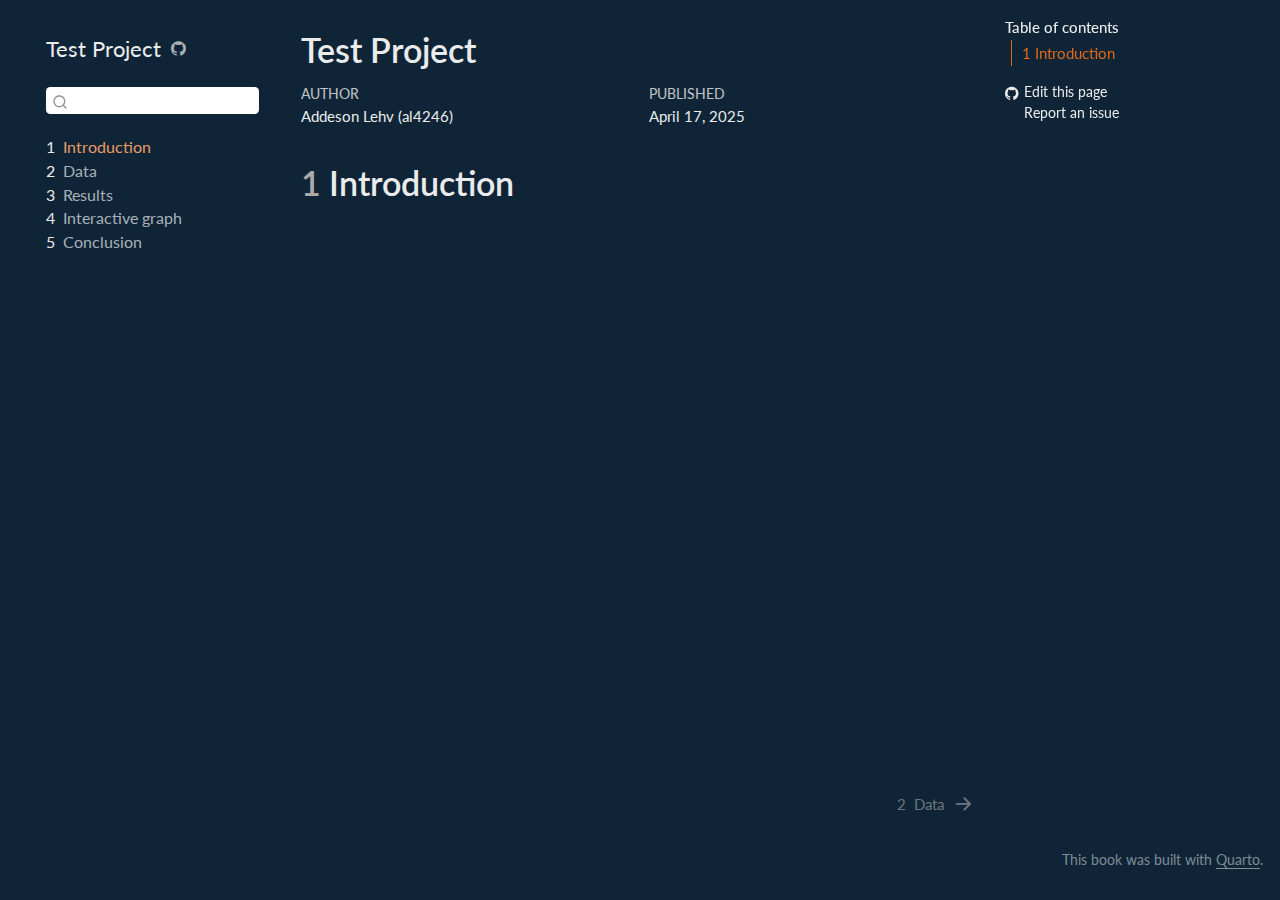
<file: docs/index.html>
<!DOCTYPE html>
<html xmlns="http://www.w3.org/1999/xhtml" lang="en" xml:lang="en"><head>

<meta charset="utf-8">
<meta name="generator" content="quarto-1.5.57">

<meta name="viewport" content="width=device-width, initial-scale=1.0, user-scalable=yes">

<meta name="author" content="Addeson Lehv (al4246)">
<meta name="dcterms.date" content="2025-04-17">

<title>Test Project</title>
<style>
code{white-space: pre-wrap;}
span.smallcaps{font-variant: small-caps;}
div.columns{display: flex; gap: min(4vw, 1.5em);}
div.column{flex: auto; overflow-x: auto;}
div.hanging-indent{margin-left: 1.5em; text-indent: -1.5em;}
ul.task-list{list-style: none;}
ul.task-list li input[type="checkbox"] {
  width: 0.8em;
  margin: 0 0.8em 0.2em -1em; /* quarto-specific, see https://github.com/quarto-dev/quarto-cli/issues/4556 */ 
  vertical-align: middle;
}
</style>


<script src="site_libs/quarto-nav/quarto-nav.js"></script>
<script src="site_libs/quarto-nav/headroom.min.js"></script>
<script src="site_libs/clipboard/clipboard.min.js"></script>
<script src="site_libs/quarto-search/autocomplete.umd.js"></script>
<script src="site_libs/quarto-search/fuse.min.js"></script>
<script src="site_libs/quarto-search/quarto-search.js"></script>
<meta name="quarto:offset" content="./">
<link href="./data.html" rel="next">
<script src="site_libs/quarto-html/quarto.js"></script>
<script src="site_libs/quarto-html/popper.min.js"></script>
<script src="site_libs/quarto-html/tippy.umd.min.js"></script>
<script src="site_libs/quarto-html/anchor.min.js"></script>
<link href="site_libs/quarto-html/tippy.css" rel="stylesheet">
<link href="site_libs/quarto-html/quarto-syntax-highlighting-dark.css" rel="stylesheet" id="quarto-text-highlighting-styles">
<script src="site_libs/bootstrap/bootstrap.min.js"></script>
<link href="site_libs/bootstrap/bootstrap-icons.css" rel="stylesheet">
<link href="site_libs/bootstrap/bootstrap.min.css" rel="stylesheet" id="quarto-bootstrap" data-mode="dark">
<script id="quarto-search-options" type="application/json">{
  "location": "sidebar",
  "copy-button": false,
  "collapse-after": 3,
  "panel-placement": "start",
  "type": "textbox",
  "limit": 50,
  "keyboard-shortcut": [
    "f",
    "/",
    "s"
  ],
  "show-item-context": false,
  "language": {
    "search-no-results-text": "No results",
    "search-matching-documents-text": "matching documents",
    "search-copy-link-title": "Copy link to search",
    "search-hide-matches-text": "Hide additional matches",
    "search-more-match-text": "more match in this document",
    "search-more-matches-text": "more matches in this document",
    "search-clear-button-title": "Clear",
    "search-text-placeholder": "",
    "search-detached-cancel-button-title": "Cancel",
    "search-submit-button-title": "Submit",
    "search-label": "Search"
  }
}</script>


</head>

<body class="nav-sidebar floating">

<div id="quarto-search-results"></div>
  <header id="quarto-header" class="headroom fixed-top">
  <nav class="quarto-secondary-nav">
    <div class="container-fluid d-flex">
      <button type="button" class="quarto-btn-toggle btn" data-bs-toggle="collapse" role="button" data-bs-target=".quarto-sidebar-collapse-item" aria-controls="quarto-sidebar" aria-expanded="false" aria-label="Toggle sidebar navigation" onclick="if (window.quartoToggleHeadroom) { window.quartoToggleHeadroom(); }">
        <i class="bi bi-layout-text-sidebar-reverse"></i>
      </button>
        <nav class="quarto-page-breadcrumbs" aria-label="breadcrumb"><ol class="breadcrumb"><li class="breadcrumb-item"><a href="./index.html"><span class="chapter-number">1</span>&nbsp; <span class="chapter-title">Introduction</span></a></li></ol></nav>
        <a class="flex-grow-1" role="navigation" data-bs-toggle="collapse" data-bs-target=".quarto-sidebar-collapse-item" aria-controls="quarto-sidebar" aria-expanded="false" aria-label="Toggle sidebar navigation" onclick="if (window.quartoToggleHeadroom) { window.quartoToggleHeadroom(); }">      
        </a>
      <button type="button" class="btn quarto-search-button" aria-label="Search" onclick="window.quartoOpenSearch();">
        <i class="bi bi-search"></i>
      </button>
    </div>
  </nav>
</header>
<!-- content -->
<div id="quarto-content" class="quarto-container page-columns page-rows-contents page-layout-article">
<!-- sidebar -->
  <nav id="quarto-sidebar" class="sidebar collapse collapse-horizontal quarto-sidebar-collapse-item sidebar-navigation floating overflow-auto">
    <div class="pt-lg-2 mt-2 text-left sidebar-header">
    <div class="sidebar-title mb-0 py-0">
      <a href="./">Test Project</a> 
        <div class="sidebar-tools-main">
    <a href="https://github.com/addesonlehv/glowing-octo-dollop.git" title="Source Code" class="quarto-navigation-tool px-1" aria-label="Source Code"><i class="bi bi-github"></i></a>
</div>
    </div>
      </div>
        <div class="mt-2 flex-shrink-0 align-items-center">
        <div class="sidebar-search">
        <div id="quarto-search" class="" title="Search"></div>
        </div>
        </div>
    <div class="sidebar-menu-container"> 
    <ul class="list-unstyled mt-1">
        <li class="sidebar-item">
  <div class="sidebar-item-container"> 
  <a href="./index.html" class="sidebar-item-text sidebar-link active">
 <span class="menu-text"><span class="chapter-number">1</span>&nbsp; <span class="chapter-title">Introduction</span></span></a>
  </div>
</li>
        <li class="sidebar-item">
  <div class="sidebar-item-container"> 
  <a href="./data.html" class="sidebar-item-text sidebar-link">
 <span class="menu-text"><span class="chapter-number">2</span>&nbsp; <span class="chapter-title">Data</span></span></a>
  </div>
</li>
        <li class="sidebar-item">
  <div class="sidebar-item-container"> 
  <a href="./results.html" class="sidebar-item-text sidebar-link">
 <span class="menu-text"><span class="chapter-number">3</span>&nbsp; <span class="chapter-title">Results</span></span></a>
  </div>
</li>
        <li class="sidebar-item">
  <div class="sidebar-item-container"> 
  <a href="./d3graph.html" class="sidebar-item-text sidebar-link">
 <span class="menu-text"><span class="chapter-number">4</span>&nbsp; <span class="chapter-title">Interactive graph</span></span></a>
  </div>
</li>
        <li class="sidebar-item">
  <div class="sidebar-item-container"> 
  <a href="./conclusion.html" class="sidebar-item-text sidebar-link">
 <span class="menu-text"><span class="chapter-number">5</span>&nbsp; <span class="chapter-title">Conclusion</span></span></a>
  </div>
</li>
    </ul>
    </div>
</nav>
<div id="quarto-sidebar-glass" class="quarto-sidebar-collapse-item" data-bs-toggle="collapse" data-bs-target=".quarto-sidebar-collapse-item"></div>
<!-- margin-sidebar -->
    <div id="quarto-margin-sidebar" class="sidebar margin-sidebar">
        <nav id="TOC" role="doc-toc" class="toc-active">
    <h2 id="toc-title">Table of contents</h2>
   
  <ul>
  <li><a href="#introduction" id="toc-introduction" class="nav-link active" data-scroll-target="#introduction"><span class="header-section-number">1</span> Introduction</a></li>
  </ul>
<div class="toc-actions"><ul><li><a href="https://github.com/addesonlehv/glowing-octo-dollop.git/edit/main/index.qmd" class="toc-action"><i class="bi bi-github"></i>Edit this page</a></li><li><a href="https://github.com/addesonlehv/glowing-octo-dollop.git/issues/new" class="toc-action"><i class="bi empty"></i>Report an issue</a></li></ul></div></nav>
    </div>
<!-- main -->
<main class="content" id="quarto-document-content">

<header id="title-block-header" class="quarto-title-block default">
<div class="quarto-title">
<h1 class="title">Test Project</h1>
</div>



<div class="quarto-title-meta">

    <div>
    <div class="quarto-title-meta-heading">Author</div>
    <div class="quarto-title-meta-contents">
             <p>Addeson Lehv (al4246) </p>
          </div>
  </div>
    
    <div>
    <div class="quarto-title-meta-heading">Published</div>
    <div class="quarto-title-meta-contents">
      <p class="date">April 17, 2025</p>
    </div>
  </div>
  
    
  </div>
  


</header>


<section id="introduction" class="level1" data-number="1">
<h1 data-number="1"><span class="header-section-number">1</span> Introduction</h1>


</section>

</main> <!-- /main -->
<script id="quarto-html-after-body" type="application/javascript">
window.document.addEventListener("DOMContentLoaded", function (event) {
  const toggleBodyColorMode = (bsSheetEl) => {
    const mode = bsSheetEl.getAttribute("data-mode");
    const bodyEl = window.document.querySelector("body");
    if (mode === "dark") {
      bodyEl.classList.add("quarto-dark");
      bodyEl.classList.remove("quarto-light");
    } else {
      bodyEl.classList.add("quarto-light");
      bodyEl.classList.remove("quarto-dark");
    }
  }
  const toggleBodyColorPrimary = () => {
    const bsSheetEl = window.document.querySelector("link#quarto-bootstrap");
    if (bsSheetEl) {
      toggleBodyColorMode(bsSheetEl);
    }
  }
  toggleBodyColorPrimary();  
  const icon = "";
  const anchorJS = new window.AnchorJS();
  anchorJS.options = {
    placement: 'right',
    icon: icon
  };
  anchorJS.add('.anchored');
  const isCodeAnnotation = (el) => {
    for (const clz of el.classList) {
      if (clz.startsWith('code-annotation-')) {                     
        return true;
      }
    }
    return false;
  }
  const onCopySuccess = function(e) {
    // button target
    const button = e.trigger;
    // don't keep focus
    button.blur();
    // flash "checked"
    button.classList.add('code-copy-button-checked');
    var currentTitle = button.getAttribute("title");
    button.setAttribute("title", "Copied!");
    let tooltip;
    if (window.bootstrap) {
      button.setAttribute("data-bs-toggle", "tooltip");
      button.setAttribute("data-bs-placement", "left");
      button.setAttribute("data-bs-title", "Copied!");
      tooltip = new bootstrap.Tooltip(button, 
        { trigger: "manual", 
          customClass: "code-copy-button-tooltip",
          offset: [0, -8]});
      tooltip.show();    
    }
    setTimeout(function() {
      if (tooltip) {
        tooltip.hide();
        button.removeAttribute("data-bs-title");
        button.removeAttribute("data-bs-toggle");
        button.removeAttribute("data-bs-placement");
      }
      button.setAttribute("title", currentTitle);
      button.classList.remove('code-copy-button-checked');
    }, 1000);
    // clear code selection
    e.clearSelection();
  }
  const getTextToCopy = function(trigger) {
      const codeEl = trigger.previousElementSibling.cloneNode(true);
      for (const childEl of codeEl.children) {
        if (isCodeAnnotation(childEl)) {
          childEl.remove();
        }
      }
      return codeEl.innerText;
  }
  const clipboard = new window.ClipboardJS('.code-copy-button:not([data-in-quarto-modal])', {
    text: getTextToCopy
  });
  clipboard.on('success', onCopySuccess);
  if (window.document.getElementById('quarto-embedded-source-code-modal')) {
    // For code content inside modals, clipBoardJS needs to be initialized with a container option
    // TODO: Check when it could be a function (https://github.com/zenorocha/clipboard.js/issues/860)
    const clipboardModal = new window.ClipboardJS('.code-copy-button[data-in-quarto-modal]', {
      text: getTextToCopy,
      container: window.document.getElementById('quarto-embedded-source-code-modal')
    });
    clipboardModal.on('success', onCopySuccess);
  }
    var localhostRegex = new RegExp(/^(?:http|https):\/\/localhost\:?[0-9]*\//);
    var mailtoRegex = new RegExp(/^mailto:/);
      var filterRegex = new RegExp('/' + window.location.host + '/');
    var isInternal = (href) => {
        return filterRegex.test(href) || localhostRegex.test(href) || mailtoRegex.test(href);
    }
    // Inspect non-navigation links and adorn them if external
 	var links = window.document.querySelectorAll('a[href]:not(.nav-link):not(.navbar-brand):not(.toc-action):not(.sidebar-link):not(.sidebar-item-toggle):not(.pagination-link):not(.no-external):not([aria-hidden]):not(.dropdown-item):not(.quarto-navigation-tool):not(.about-link)');
    for (var i=0; i<links.length; i++) {
      const link = links[i];
      if (!isInternal(link.href)) {
        // undo the damage that might have been done by quarto-nav.js in the case of
        // links that we want to consider external
        if (link.dataset.originalHref !== undefined) {
          link.href = link.dataset.originalHref;
        }
      }
    }
  function tippyHover(el, contentFn, onTriggerFn, onUntriggerFn) {
    const config = {
      allowHTML: true,
      maxWidth: 500,
      delay: 100,
      arrow: false,
      appendTo: function(el) {
          return el.parentElement;
      },
      interactive: true,
      interactiveBorder: 10,
      theme: 'quarto',
      placement: 'bottom-start',
    };
    if (contentFn) {
      config.content = contentFn;
    }
    if (onTriggerFn) {
      config.onTrigger = onTriggerFn;
    }
    if (onUntriggerFn) {
      config.onUntrigger = onUntriggerFn;
    }
    window.tippy(el, config); 
  }
  const noterefs = window.document.querySelectorAll('a[role="doc-noteref"]');
  for (var i=0; i<noterefs.length; i++) {
    const ref = noterefs[i];
    tippyHover(ref, function() {
      // use id or data attribute instead here
      let href = ref.getAttribute('data-footnote-href') || ref.getAttribute('href');
      try { href = new URL(href).hash; } catch {}
      const id = href.replace(/^#\/?/, "");
      const note = window.document.getElementById(id);
      if (note) {
        return note.innerHTML;
      } else {
        return "";
      }
    });
  }
  const xrefs = window.document.querySelectorAll('a.quarto-xref');
  const processXRef = (id, note) => {
    // Strip column container classes
    const stripColumnClz = (el) => {
      el.classList.remove("page-full", "page-columns");
      if (el.children) {
        for (const child of el.children) {
          stripColumnClz(child);
        }
      }
    }
    stripColumnClz(note)
    if (id === null || id.startsWith('sec-')) {
      // Special case sections, only their first couple elements
      const container = document.createElement("div");
      if (note.children && note.children.length > 2) {
        container.appendChild(note.children[0].cloneNode(true));
        for (let i = 1; i < note.children.length; i++) {
          const child = note.children[i];
          if (child.tagName === "P" && child.innerText === "") {
            continue;
          } else {
            container.appendChild(child.cloneNode(true));
            break;
          }
        }
        if (window.Quarto?.typesetMath) {
          window.Quarto.typesetMath(container);
        }
        return container.innerHTML
      } else {
        if (window.Quarto?.typesetMath) {
          window.Quarto.typesetMath(note);
        }
        return note.innerHTML;
      }
    } else {
      // Remove any anchor links if they are present
      const anchorLink = note.querySelector('a.anchorjs-link');
      if (anchorLink) {
        anchorLink.remove();
      }
      if (window.Quarto?.typesetMath) {
        window.Quarto.typesetMath(note);
      }
      // TODO in 1.5, we should make sure this works without a callout special case
      if (note.classList.contains("callout")) {
        return note.outerHTML;
      } else {
        return note.innerHTML;
      }
    }
  }
  for (var i=0; i<xrefs.length; i++) {
    const xref = xrefs[i];
    tippyHover(xref, undefined, function(instance) {
      instance.disable();
      let url = xref.getAttribute('href');
      let hash = undefined; 
      if (url.startsWith('#')) {
        hash = url;
      } else {
        try { hash = new URL(url).hash; } catch {}
      }
      if (hash) {
        const id = hash.replace(/^#\/?/, "");
        const note = window.document.getElementById(id);
        if (note !== null) {
          try {
            const html = processXRef(id, note.cloneNode(true));
            instance.setContent(html);
          } finally {
            instance.enable();
            instance.show();
          }
        } else {
          // See if we can fetch this
          fetch(url.split('#')[0])
          .then(res => res.text())
          .then(html => {
            const parser = new DOMParser();
            const htmlDoc = parser.parseFromString(html, "text/html");
            const note = htmlDoc.getElementById(id);
            if (note !== null) {
              const html = processXRef(id, note);
              instance.setContent(html);
            } 
          }).finally(() => {
            instance.enable();
            instance.show();
          });
        }
      } else {
        // See if we can fetch a full url (with no hash to target)
        // This is a special case and we should probably do some content thinning / targeting
        fetch(url)
        .then(res => res.text())
        .then(html => {
          const parser = new DOMParser();
          const htmlDoc = parser.parseFromString(html, "text/html");
          const note = htmlDoc.querySelector('main.content');
          if (note !== null) {
            // This should only happen for chapter cross references
            // (since there is no id in the URL)
            // remove the first header
            if (note.children.length > 0 && note.children[0].tagName === "HEADER") {
              note.children[0].remove();
            }
            const html = processXRef(null, note);
            instance.setContent(html);
          } 
        }).finally(() => {
          instance.enable();
          instance.show();
        });
      }
    }, function(instance) {
    });
  }
      let selectedAnnoteEl;
      const selectorForAnnotation = ( cell, annotation) => {
        let cellAttr = 'data-code-cell="' + cell + '"';
        let lineAttr = 'data-code-annotation="' +  annotation + '"';
        const selector = 'span[' + cellAttr + '][' + lineAttr + ']';
        return selector;
      }
      const selectCodeLines = (annoteEl) => {
        const doc = window.document;
        const targetCell = annoteEl.getAttribute("data-target-cell");
        const targetAnnotation = annoteEl.getAttribute("data-target-annotation");
        const annoteSpan = window.document.querySelector(selectorForAnnotation(targetCell, targetAnnotation));
        const lines = annoteSpan.getAttribute("data-code-lines").split(",");
        const lineIds = lines.map((line) => {
          return targetCell + "-" + line;
        })
        let top = null;
        let height = null;
        let parent = null;
        if (lineIds.length > 0) {
            //compute the position of the single el (top and bottom and make a div)
            const el = window.document.getElementById(lineIds[0]);
            top = el.offsetTop;
            height = el.offsetHeight;
            parent = el.parentElement.parentElement;
          if (lineIds.length > 1) {
            const lastEl = window.document.getElementById(lineIds[lineIds.length - 1]);
            const bottom = lastEl.offsetTop + lastEl.offsetHeight;
            height = bottom - top;
          }
          if (top !== null && height !== null && parent !== null) {
            // cook up a div (if necessary) and position it 
            let div = window.document.getElementById("code-annotation-line-highlight");
            if (div === null) {
              div = window.document.createElement("div");
              div.setAttribute("id", "code-annotation-line-highlight");
              div.style.position = 'absolute';
              parent.appendChild(div);
            }
            div.style.top = top - 2 + "px";
            div.style.height = height + 4 + "px";
            div.style.left = 0;
            let gutterDiv = window.document.getElementById("code-annotation-line-highlight-gutter");
            if (gutterDiv === null) {
              gutterDiv = window.document.createElement("div");
              gutterDiv.setAttribute("id", "code-annotation-line-highlight-gutter");
              gutterDiv.style.position = 'absolute';
              const codeCell = window.document.getElementById(targetCell);
              const gutter = codeCell.querySelector('.code-annotation-gutter');
              gutter.appendChild(gutterDiv);
            }
            gutterDiv.style.top = top - 2 + "px";
            gutterDiv.style.height = height + 4 + "px";
          }
          selectedAnnoteEl = annoteEl;
        }
      };
      const unselectCodeLines = () => {
        const elementsIds = ["code-annotation-line-highlight", "code-annotation-line-highlight-gutter"];
        elementsIds.forEach((elId) => {
          const div = window.document.getElementById(elId);
          if (div) {
            div.remove();
          }
        });
        selectedAnnoteEl = undefined;
      };
        // Handle positioning of the toggle
    window.addEventListener(
      "resize",
      throttle(() => {
        elRect = undefined;
        if (selectedAnnoteEl) {
          selectCodeLines(selectedAnnoteEl);
        }
      }, 10)
    );
    function throttle(fn, ms) {
    let throttle = false;
    let timer;
      return (...args) => {
        if(!throttle) { // first call gets through
            fn.apply(this, args);
            throttle = true;
        } else { // all the others get throttled
            if(timer) clearTimeout(timer); // cancel #2
            timer = setTimeout(() => {
              fn.apply(this, args);
              timer = throttle = false;
            }, ms);
        }
      };
    }
      // Attach click handler to the DT
      const annoteDls = window.document.querySelectorAll('dt[data-target-cell]');
      for (const annoteDlNode of annoteDls) {
        annoteDlNode.addEventListener('click', (event) => {
          const clickedEl = event.target;
          if (clickedEl !== selectedAnnoteEl) {
            unselectCodeLines();
            const activeEl = window.document.querySelector('dt[data-target-cell].code-annotation-active');
            if (activeEl) {
              activeEl.classList.remove('code-annotation-active');
            }
            selectCodeLines(clickedEl);
            clickedEl.classList.add('code-annotation-active');
          } else {
            // Unselect the line
            unselectCodeLines();
            clickedEl.classList.remove('code-annotation-active');
          }
        });
      }
  const findCites = (el) => {
    const parentEl = el.parentElement;
    if (parentEl) {
      const cites = parentEl.dataset.cites;
      if (cites) {
        return {
          el,
          cites: cites.split(' ')
        };
      } else {
        return findCites(el.parentElement)
      }
    } else {
      return undefined;
    }
  };
  var bibliorefs = window.document.querySelectorAll('a[role="doc-biblioref"]');
  for (var i=0; i<bibliorefs.length; i++) {
    const ref = bibliorefs[i];
    const citeInfo = findCites(ref);
    if (citeInfo) {
      tippyHover(citeInfo.el, function() {
        var popup = window.document.createElement('div');
        citeInfo.cites.forEach(function(cite) {
          var citeDiv = window.document.createElement('div');
          citeDiv.classList.add('hanging-indent');
          citeDiv.classList.add('csl-entry');
          var biblioDiv = window.document.getElementById('ref-' + cite);
          if (biblioDiv) {
            citeDiv.innerHTML = biblioDiv.innerHTML;
          }
          popup.appendChild(citeDiv);
        });
        return popup.innerHTML;
      });
    }
  }
});
</script>
<nav class="page-navigation">
  <div class="nav-page nav-page-previous">
  </div>
  <div class="nav-page nav-page-next">
      <a href="./data.html" class="pagination-link" aria-label="Data">
        <span class="nav-page-text"><span class="chapter-number">2</span>&nbsp; <span class="chapter-title">Data</span></span> <i class="bi bi-arrow-right-short"></i>
      </a>
  </div>
</nav>
</div> <!-- /content -->
<footer class="footer">
  <div class="nav-footer">
    <div class="nav-footer-left">
      &nbsp;
    </div>   
    <div class="nav-footer-center">
      &nbsp;
    <div class="toc-actions d-sm-block d-md-none"><ul><li><a href="https://github.com/addesonlehv/glowing-octo-dollop.git/edit/main/index.qmd" class="toc-action"><i class="bi bi-github"></i>Edit this page</a></li><li><a href="https://github.com/addesonlehv/glowing-octo-dollop.git/issues/new" class="toc-action"><i class="bi empty"></i>Report an issue</a></li></ul></div></div>
    <div class="nav-footer-right">
<p>This book was built with <a href="https://quarto.org/">Quarto</a>.</p>
</div>
  </div>
</footer>




</body></html>
</file>
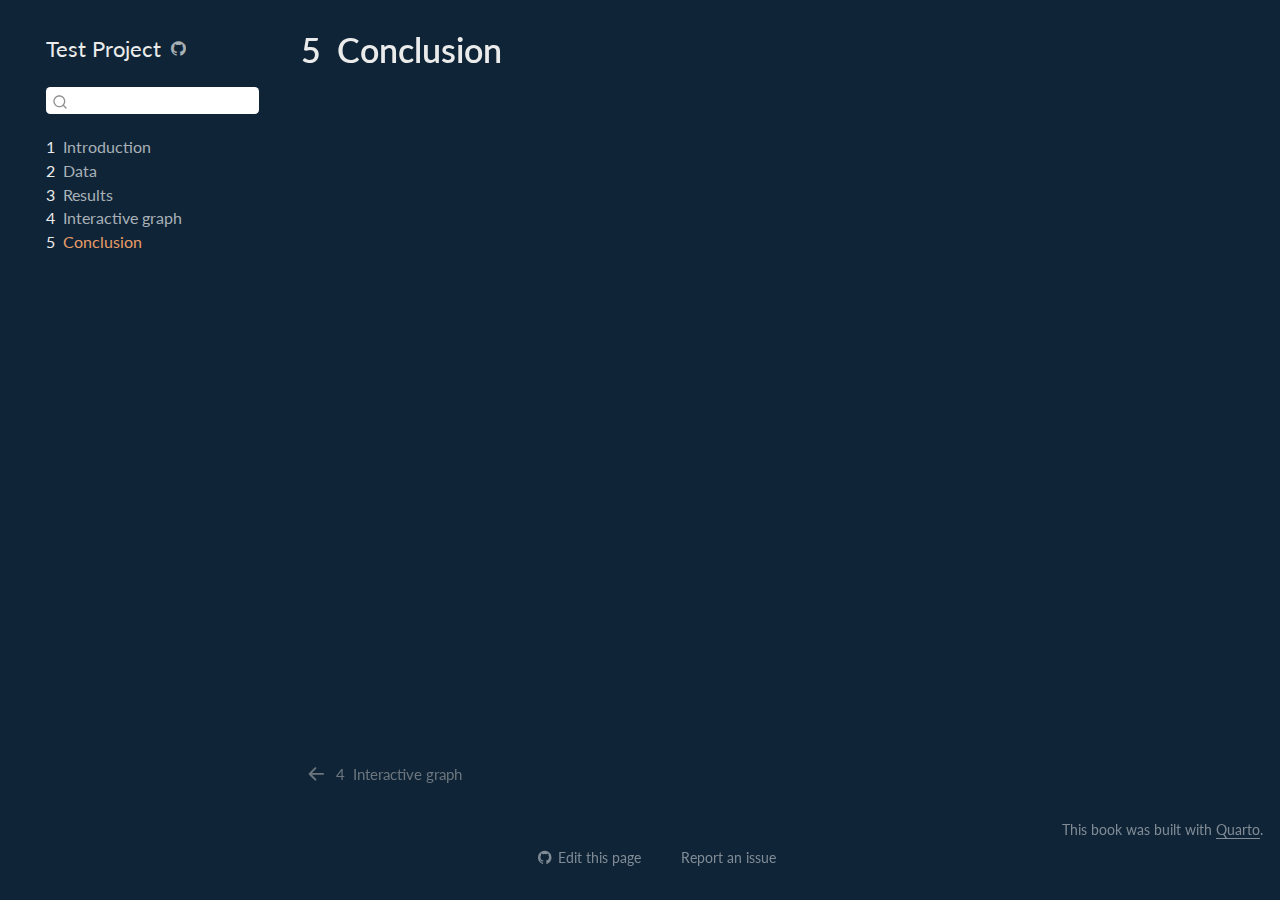
<file: docs/conclusion.html>
<!DOCTYPE html>
<html xmlns="http://www.w3.org/1999/xhtml" lang="en" xml:lang="en"><head>

<meta charset="utf-8">
<meta name="generator" content="quarto-1.5.57">

<meta name="viewport" content="width=device-width, initial-scale=1.0, user-scalable=yes">


<title>5&nbsp; Conclusion – Test Project</title>
<style>
code{white-space: pre-wrap;}
span.smallcaps{font-variant: small-caps;}
div.columns{display: flex; gap: min(4vw, 1.5em);}
div.column{flex: auto; overflow-x: auto;}
div.hanging-indent{margin-left: 1.5em; text-indent: -1.5em;}
ul.task-list{list-style: none;}
ul.task-list li input[type="checkbox"] {
  width: 0.8em;
  margin: 0 0.8em 0.2em -1em; /* quarto-specific, see https://github.com/quarto-dev/quarto-cli/issues/4556 */ 
  vertical-align: middle;
}
</style>


<script src="site_libs/quarto-nav/quarto-nav.js"></script>
<script src="site_libs/quarto-nav/headroom.min.js"></script>
<script src="site_libs/clipboard/clipboard.min.js"></script>
<script src="site_libs/quarto-search/autocomplete.umd.js"></script>
<script src="site_libs/quarto-search/fuse.min.js"></script>
<script src="site_libs/quarto-search/quarto-search.js"></script>
<meta name="quarto:offset" content="./">
<link href="./d3graph.html" rel="prev">
<script src="site_libs/quarto-html/quarto.js"></script>
<script src="site_libs/quarto-html/popper.min.js"></script>
<script src="site_libs/quarto-html/tippy.umd.min.js"></script>
<script src="site_libs/quarto-html/anchor.min.js"></script>
<link href="site_libs/quarto-html/tippy.css" rel="stylesheet">
<link href="site_libs/quarto-html/quarto-syntax-highlighting-dark.css" rel="stylesheet" id="quarto-text-highlighting-styles">
<script src="site_libs/bootstrap/bootstrap.min.js"></script>
<link href="site_libs/bootstrap/bootstrap-icons.css" rel="stylesheet">
<link href="site_libs/bootstrap/bootstrap.min.css" rel="stylesheet" id="quarto-bootstrap" data-mode="dark">
<script id="quarto-search-options" type="application/json">{
  "location": "sidebar",
  "copy-button": false,
  "collapse-after": 3,
  "panel-placement": "start",
  "type": "textbox",
  "limit": 50,
  "keyboard-shortcut": [
    "f",
    "/",
    "s"
  ],
  "show-item-context": false,
  "language": {
    "search-no-results-text": "No results",
    "search-matching-documents-text": "matching documents",
    "search-copy-link-title": "Copy link to search",
    "search-hide-matches-text": "Hide additional matches",
    "search-more-match-text": "more match in this document",
    "search-more-matches-text": "more matches in this document",
    "search-clear-button-title": "Clear",
    "search-text-placeholder": "",
    "search-detached-cancel-button-title": "Cancel",
    "search-submit-button-title": "Submit",
    "search-label": "Search"
  }
}</script>


</head>

<body class="nav-sidebar floating">

<div id="quarto-search-results"></div>
  <header id="quarto-header" class="headroom fixed-top">
  <nav class="quarto-secondary-nav">
    <div class="container-fluid d-flex">
      <button type="button" class="quarto-btn-toggle btn" data-bs-toggle="collapse" role="button" data-bs-target=".quarto-sidebar-collapse-item" aria-controls="quarto-sidebar" aria-expanded="false" aria-label="Toggle sidebar navigation" onclick="if (window.quartoToggleHeadroom) { window.quartoToggleHeadroom(); }">
        <i class="bi bi-layout-text-sidebar-reverse"></i>
      </button>
        <nav class="quarto-page-breadcrumbs" aria-label="breadcrumb"><ol class="breadcrumb"><li class="breadcrumb-item"><a href="./conclusion.html"><span class="chapter-number">5</span>&nbsp; <span class="chapter-title">Conclusion</span></a></li></ol></nav>
        <a class="flex-grow-1" role="navigation" data-bs-toggle="collapse" data-bs-target=".quarto-sidebar-collapse-item" aria-controls="quarto-sidebar" aria-expanded="false" aria-label="Toggle sidebar navigation" onclick="if (window.quartoToggleHeadroom) { window.quartoToggleHeadroom(); }">      
        </a>
      <button type="button" class="btn quarto-search-button" aria-label="Search" onclick="window.quartoOpenSearch();">
        <i class="bi bi-search"></i>
      </button>
    </div>
  </nav>
</header>
<!-- content -->
<div id="quarto-content" class="quarto-container page-columns page-rows-contents page-layout-article">
<!-- sidebar -->
  <nav id="quarto-sidebar" class="sidebar collapse collapse-horizontal quarto-sidebar-collapse-item sidebar-navigation floating overflow-auto">
    <div class="pt-lg-2 mt-2 text-left sidebar-header">
    <div class="sidebar-title mb-0 py-0">
      <a href="./">Test Project</a> 
        <div class="sidebar-tools-main">
    <a href="https://github.com/addesonlehv/glowing-octo-dollop.git" title="Source Code" class="quarto-navigation-tool px-1" aria-label="Source Code"><i class="bi bi-github"></i></a>
</div>
    </div>
      </div>
        <div class="mt-2 flex-shrink-0 align-items-center">
        <div class="sidebar-search">
        <div id="quarto-search" class="" title="Search"></div>
        </div>
        </div>
    <div class="sidebar-menu-container"> 
    <ul class="list-unstyled mt-1">
        <li class="sidebar-item">
  <div class="sidebar-item-container"> 
  <a href="./index.html" class="sidebar-item-text sidebar-link">
 <span class="menu-text"><span class="chapter-number">1</span>&nbsp; <span class="chapter-title">Introduction</span></span></a>
  </div>
</li>
        <li class="sidebar-item">
  <div class="sidebar-item-container"> 
  <a href="./data.html" class="sidebar-item-text sidebar-link">
 <span class="menu-text"><span class="chapter-number">2</span>&nbsp; <span class="chapter-title">Data</span></span></a>
  </div>
</li>
        <li class="sidebar-item">
  <div class="sidebar-item-container"> 
  <a href="./results.html" class="sidebar-item-text sidebar-link">
 <span class="menu-text"><span class="chapter-number">3</span>&nbsp; <span class="chapter-title">Results</span></span></a>
  </div>
</li>
        <li class="sidebar-item">
  <div class="sidebar-item-container"> 
  <a href="./d3graph.html" class="sidebar-item-text sidebar-link">
 <span class="menu-text"><span class="chapter-number">4</span>&nbsp; <span class="chapter-title">Interactive graph</span></span></a>
  </div>
</li>
        <li class="sidebar-item">
  <div class="sidebar-item-container"> 
  <a href="./conclusion.html" class="sidebar-item-text sidebar-link active">
 <span class="menu-text"><span class="chapter-number">5</span>&nbsp; <span class="chapter-title">Conclusion</span></span></a>
  </div>
</li>
    </ul>
    </div>
</nav>
<div id="quarto-sidebar-glass" class="quarto-sidebar-collapse-item" data-bs-toggle="collapse" data-bs-target=".quarto-sidebar-collapse-item"></div>
<!-- margin-sidebar -->
    <div id="quarto-margin-sidebar" class="sidebar margin-sidebar zindex-bottom">
        
    </div>
<!-- main -->
<main class="content" id="quarto-document-content">

<header id="title-block-header" class="quarto-title-block default">
<div class="quarto-title">
<h1 class="title"><span class="chapter-number">5</span>&nbsp; <span class="chapter-title">Conclusion</span></h1>
</div>



<div class="quarto-title-meta">

    
  
    
  </div>
  


</header>





</main> <!-- /main -->
<script id="quarto-html-after-body" type="application/javascript">
window.document.addEventListener("DOMContentLoaded", function (event) {
  const toggleBodyColorMode = (bsSheetEl) => {
    const mode = bsSheetEl.getAttribute("data-mode");
    const bodyEl = window.document.querySelector("body");
    if (mode === "dark") {
      bodyEl.classList.add("quarto-dark");
      bodyEl.classList.remove("quarto-light");
    } else {
      bodyEl.classList.add("quarto-light");
      bodyEl.classList.remove("quarto-dark");
    }
  }
  const toggleBodyColorPrimary = () => {
    const bsSheetEl = window.document.querySelector("link#quarto-bootstrap");
    if (bsSheetEl) {
      toggleBodyColorMode(bsSheetEl);
    }
  }
  toggleBodyColorPrimary();  
  const icon = "";
  const anchorJS = new window.AnchorJS();
  anchorJS.options = {
    placement: 'right',
    icon: icon
  };
  anchorJS.add('.anchored');
  const isCodeAnnotation = (el) => {
    for (const clz of el.classList) {
      if (clz.startsWith('code-annotation-')) {                     
        return true;
      }
    }
    return false;
  }
  const onCopySuccess = function(e) {
    // button target
    const button = e.trigger;
    // don't keep focus
    button.blur();
    // flash "checked"
    button.classList.add('code-copy-button-checked');
    var currentTitle = button.getAttribute("title");
    button.setAttribute("title", "Copied!");
    let tooltip;
    if (window.bootstrap) {
      button.setAttribute("data-bs-toggle", "tooltip");
      button.setAttribute("data-bs-placement", "left");
      button.setAttribute("data-bs-title", "Copied!");
      tooltip = new bootstrap.Tooltip(button, 
        { trigger: "manual", 
          customClass: "code-copy-button-tooltip",
          offset: [0, -8]});
      tooltip.show();    
    }
    setTimeout(function() {
      if (tooltip) {
        tooltip.hide();
        button.removeAttribute("data-bs-title");
        button.removeAttribute("data-bs-toggle");
        button.removeAttribute("data-bs-placement");
      }
      button.setAttribute("title", currentTitle);
      button.classList.remove('code-copy-button-checked');
    }, 1000);
    // clear code selection
    e.clearSelection();
  }
  const getTextToCopy = function(trigger) {
      const codeEl = trigger.previousElementSibling.cloneNode(true);
      for (const childEl of codeEl.children) {
        if (isCodeAnnotation(childEl)) {
          childEl.remove();
        }
      }
      return codeEl.innerText;
  }
  const clipboard = new window.ClipboardJS('.code-copy-button:not([data-in-quarto-modal])', {
    text: getTextToCopy
  });
  clipboard.on('success', onCopySuccess);
  if (window.document.getElementById('quarto-embedded-source-code-modal')) {
    // For code content inside modals, clipBoardJS needs to be initialized with a container option
    // TODO: Check when it could be a function (https://github.com/zenorocha/clipboard.js/issues/860)
    const clipboardModal = new window.ClipboardJS('.code-copy-button[data-in-quarto-modal]', {
      text: getTextToCopy,
      container: window.document.getElementById('quarto-embedded-source-code-modal')
    });
    clipboardModal.on('success', onCopySuccess);
  }
    var localhostRegex = new RegExp(/^(?:http|https):\/\/localhost\:?[0-9]*\//);
    var mailtoRegex = new RegExp(/^mailto:/);
      var filterRegex = new RegExp('/' + window.location.host + '/');
    var isInternal = (href) => {
        return filterRegex.test(href) || localhostRegex.test(href) || mailtoRegex.test(href);
    }
    // Inspect non-navigation links and adorn them if external
 	var links = window.document.querySelectorAll('a[href]:not(.nav-link):not(.navbar-brand):not(.toc-action):not(.sidebar-link):not(.sidebar-item-toggle):not(.pagination-link):not(.no-external):not([aria-hidden]):not(.dropdown-item):not(.quarto-navigation-tool):not(.about-link)');
    for (var i=0; i<links.length; i++) {
      const link = links[i];
      if (!isInternal(link.href)) {
        // undo the damage that might have been done by quarto-nav.js in the case of
        // links that we want to consider external
        if (link.dataset.originalHref !== undefined) {
          link.href = link.dataset.originalHref;
        }
      }
    }
  function tippyHover(el, contentFn, onTriggerFn, onUntriggerFn) {
    const config = {
      allowHTML: true,
      maxWidth: 500,
      delay: 100,
      arrow: false,
      appendTo: function(el) {
          return el.parentElement;
      },
      interactive: true,
      interactiveBorder: 10,
      theme: 'quarto',
      placement: 'bottom-start',
    };
    if (contentFn) {
      config.content = contentFn;
    }
    if (onTriggerFn) {
      config.onTrigger = onTriggerFn;
    }
    if (onUntriggerFn) {
      config.onUntrigger = onUntriggerFn;
    }
    window.tippy(el, config); 
  }
  const noterefs = window.document.querySelectorAll('a[role="doc-noteref"]');
  for (var i=0; i<noterefs.length; i++) {
    const ref = noterefs[i];
    tippyHover(ref, function() {
      // use id or data attribute instead here
      let href = ref.getAttribute('data-footnote-href') || ref.getAttribute('href');
      try { href = new URL(href).hash; } catch {}
      const id = href.replace(/^#\/?/, "");
      const note = window.document.getElementById(id);
      if (note) {
        return note.innerHTML;
      } else {
        return "";
      }
    });
  }
  const xrefs = window.document.querySelectorAll('a.quarto-xref');
  const processXRef = (id, note) => {
    // Strip column container classes
    const stripColumnClz = (el) => {
      el.classList.remove("page-full", "page-columns");
      if (el.children) {
        for (const child of el.children) {
          stripColumnClz(child);
        }
      }
    }
    stripColumnClz(note)
    if (id === null || id.startsWith('sec-')) {
      // Special case sections, only their first couple elements
      const container = document.createElement("div");
      if (note.children && note.children.length > 2) {
        container.appendChild(note.children[0].cloneNode(true));
        for (let i = 1; i < note.children.length; i++) {
          const child = note.children[i];
          if (child.tagName === "P" && child.innerText === "") {
            continue;
          } else {
            container.appendChild(child.cloneNode(true));
            break;
          }
        }
        if (window.Quarto?.typesetMath) {
          window.Quarto.typesetMath(container);
        }
        return container.innerHTML
      } else {
        if (window.Quarto?.typesetMath) {
          window.Quarto.typesetMath(note);
        }
        return note.innerHTML;
      }
    } else {
      // Remove any anchor links if they are present
      const anchorLink = note.querySelector('a.anchorjs-link');
      if (anchorLink) {
        anchorLink.remove();
      }
      if (window.Quarto?.typesetMath) {
        window.Quarto.typesetMath(note);
      }
      // TODO in 1.5, we should make sure this works without a callout special case
      if (note.classList.contains("callout")) {
        return note.outerHTML;
      } else {
        return note.innerHTML;
      }
    }
  }
  for (var i=0; i<xrefs.length; i++) {
    const xref = xrefs[i];
    tippyHover(xref, undefined, function(instance) {
      instance.disable();
      let url = xref.getAttribute('href');
      let hash = undefined; 
      if (url.startsWith('#')) {
        hash = url;
      } else {
        try { hash = new URL(url).hash; } catch {}
      }
      if (hash) {
        const id = hash.replace(/^#\/?/, "");
        const note = window.document.getElementById(id);
        if (note !== null) {
          try {
            const html = processXRef(id, note.cloneNode(true));
            instance.setContent(html);
          } finally {
            instance.enable();
            instance.show();
          }
        } else {
          // See if we can fetch this
          fetch(url.split('#')[0])
          .then(res => res.text())
          .then(html => {
            const parser = new DOMParser();
            const htmlDoc = parser.parseFromString(html, "text/html");
            const note = htmlDoc.getElementById(id);
            if (note !== null) {
              const html = processXRef(id, note);
              instance.setContent(html);
            } 
          }).finally(() => {
            instance.enable();
            instance.show();
          });
        }
      } else {
        // See if we can fetch a full url (with no hash to target)
        // This is a special case and we should probably do some content thinning / targeting
        fetch(url)
        .then(res => res.text())
        .then(html => {
          const parser = new DOMParser();
          const htmlDoc = parser.parseFromString(html, "text/html");
          const note = htmlDoc.querySelector('main.content');
          if (note !== null) {
            // This should only happen for chapter cross references
            // (since there is no id in the URL)
            // remove the first header
            if (note.children.length > 0 && note.children[0].tagName === "HEADER") {
              note.children[0].remove();
            }
            const html = processXRef(null, note);
            instance.setContent(html);
          } 
        }).finally(() => {
          instance.enable();
          instance.show();
        });
      }
    }, function(instance) {
    });
  }
      let selectedAnnoteEl;
      const selectorForAnnotation = ( cell, annotation) => {
        let cellAttr = 'data-code-cell="' + cell + '"';
        let lineAttr = 'data-code-annotation="' +  annotation + '"';
        const selector = 'span[' + cellAttr + '][' + lineAttr + ']';
        return selector;
      }
      const selectCodeLines = (annoteEl) => {
        const doc = window.document;
        const targetCell = annoteEl.getAttribute("data-target-cell");
        const targetAnnotation = annoteEl.getAttribute("data-target-annotation");
        const annoteSpan = window.document.querySelector(selectorForAnnotation(targetCell, targetAnnotation));
        const lines = annoteSpan.getAttribute("data-code-lines").split(",");
        const lineIds = lines.map((line) => {
          return targetCell + "-" + line;
        })
        let top = null;
        let height = null;
        let parent = null;
        if (lineIds.length > 0) {
            //compute the position of the single el (top and bottom and make a div)
            const el = window.document.getElementById(lineIds[0]);
            top = el.offsetTop;
            height = el.offsetHeight;
            parent = el.parentElement.parentElement;
          if (lineIds.length > 1) {
            const lastEl = window.document.getElementById(lineIds[lineIds.length - 1]);
            const bottom = lastEl.offsetTop + lastEl.offsetHeight;
            height = bottom - top;
          }
          if (top !== null && height !== null && parent !== null) {
            // cook up a div (if necessary) and position it 
            let div = window.document.getElementById("code-annotation-line-highlight");
            if (div === null) {
              div = window.document.createElement("div");
              div.setAttribute("id", "code-annotation-line-highlight");
              div.style.position = 'absolute';
              parent.appendChild(div);
            }
            div.style.top = top - 2 + "px";
            div.style.height = height + 4 + "px";
            div.style.left = 0;
            let gutterDiv = window.document.getElementById("code-annotation-line-highlight-gutter");
            if (gutterDiv === null) {
              gutterDiv = window.document.createElement("div");
              gutterDiv.setAttribute("id", "code-annotation-line-highlight-gutter");
              gutterDiv.style.position = 'absolute';
              const codeCell = window.document.getElementById(targetCell);
              const gutter = codeCell.querySelector('.code-annotation-gutter');
              gutter.appendChild(gutterDiv);
            }
            gutterDiv.style.top = top - 2 + "px";
            gutterDiv.style.height = height + 4 + "px";
          }
          selectedAnnoteEl = annoteEl;
        }
      };
      const unselectCodeLines = () => {
        const elementsIds = ["code-annotation-line-highlight", "code-annotation-line-highlight-gutter"];
        elementsIds.forEach((elId) => {
          const div = window.document.getElementById(elId);
          if (div) {
            div.remove();
          }
        });
        selectedAnnoteEl = undefined;
      };
        // Handle positioning of the toggle
    window.addEventListener(
      "resize",
      throttle(() => {
        elRect = undefined;
        if (selectedAnnoteEl) {
          selectCodeLines(selectedAnnoteEl);
        }
      }, 10)
    );
    function throttle(fn, ms) {
    let throttle = false;
    let timer;
      return (...args) => {
        if(!throttle) { // first call gets through
            fn.apply(this, args);
            throttle = true;
        } else { // all the others get throttled
            if(timer) clearTimeout(timer); // cancel #2
            timer = setTimeout(() => {
              fn.apply(this, args);
              timer = throttle = false;
            }, ms);
        }
      };
    }
      // Attach click handler to the DT
      const annoteDls = window.document.querySelectorAll('dt[data-target-cell]');
      for (const annoteDlNode of annoteDls) {
        annoteDlNode.addEventListener('click', (event) => {
          const clickedEl = event.target;
          if (clickedEl !== selectedAnnoteEl) {
            unselectCodeLines();
            const activeEl = window.document.querySelector('dt[data-target-cell].code-annotation-active');
            if (activeEl) {
              activeEl.classList.remove('code-annotation-active');
            }
            selectCodeLines(clickedEl);
            clickedEl.classList.add('code-annotation-active');
          } else {
            // Unselect the line
            unselectCodeLines();
            clickedEl.classList.remove('code-annotation-active');
          }
        });
      }
  const findCites = (el) => {
    const parentEl = el.parentElement;
    if (parentEl) {
      const cites = parentEl.dataset.cites;
      if (cites) {
        return {
          el,
          cites: cites.split(' ')
        };
      } else {
        return findCites(el.parentElement)
      }
    } else {
      return undefined;
    }
  };
  var bibliorefs = window.document.querySelectorAll('a[role="doc-biblioref"]');
  for (var i=0; i<bibliorefs.length; i++) {
    const ref = bibliorefs[i];
    const citeInfo = findCites(ref);
    if (citeInfo) {
      tippyHover(citeInfo.el, function() {
        var popup = window.document.createElement('div');
        citeInfo.cites.forEach(function(cite) {
          var citeDiv = window.document.createElement('div');
          citeDiv.classList.add('hanging-indent');
          citeDiv.classList.add('csl-entry');
          var biblioDiv = window.document.getElementById('ref-' + cite);
          if (biblioDiv) {
            citeDiv.innerHTML = biblioDiv.innerHTML;
          }
          popup.appendChild(citeDiv);
        });
        return popup.innerHTML;
      });
    }
  }
});
</script>
<nav class="page-navigation">
  <div class="nav-page nav-page-previous">
      <a href="./d3graph.html" class="pagination-link" aria-label="Interactive graph">
        <i class="bi bi-arrow-left-short"></i> <span class="nav-page-text"><span class="chapter-number">4</span>&nbsp; <span class="chapter-title">Interactive graph</span></span>
      </a>          
  </div>
  <div class="nav-page nav-page-next">
  </div>
</nav>
</div> <!-- /content -->
<footer class="footer">
  <div class="nav-footer">
    <div class="nav-footer-left">
      &nbsp;
    </div>   
    <div class="nav-footer-center">
      &nbsp;
    <div class="toc-actions"><ul><li><a href="https://github.com/addesonlehv/glowing-octo-dollop.git/edit/main/conclusion.qmd" class="toc-action"><i class="bi bi-github"></i>Edit this page</a></li><li><a href="https://github.com/addesonlehv/glowing-octo-dollop.git/issues/new" class="toc-action"><i class="bi empty"></i>Report an issue</a></li></ul></div></div>
    <div class="nav-footer-right">
<p>This book was built with <a href="https://quarto.org/">Quarto</a>.</p>
</div>
  </div>
</footer>




</body></html>
</file>
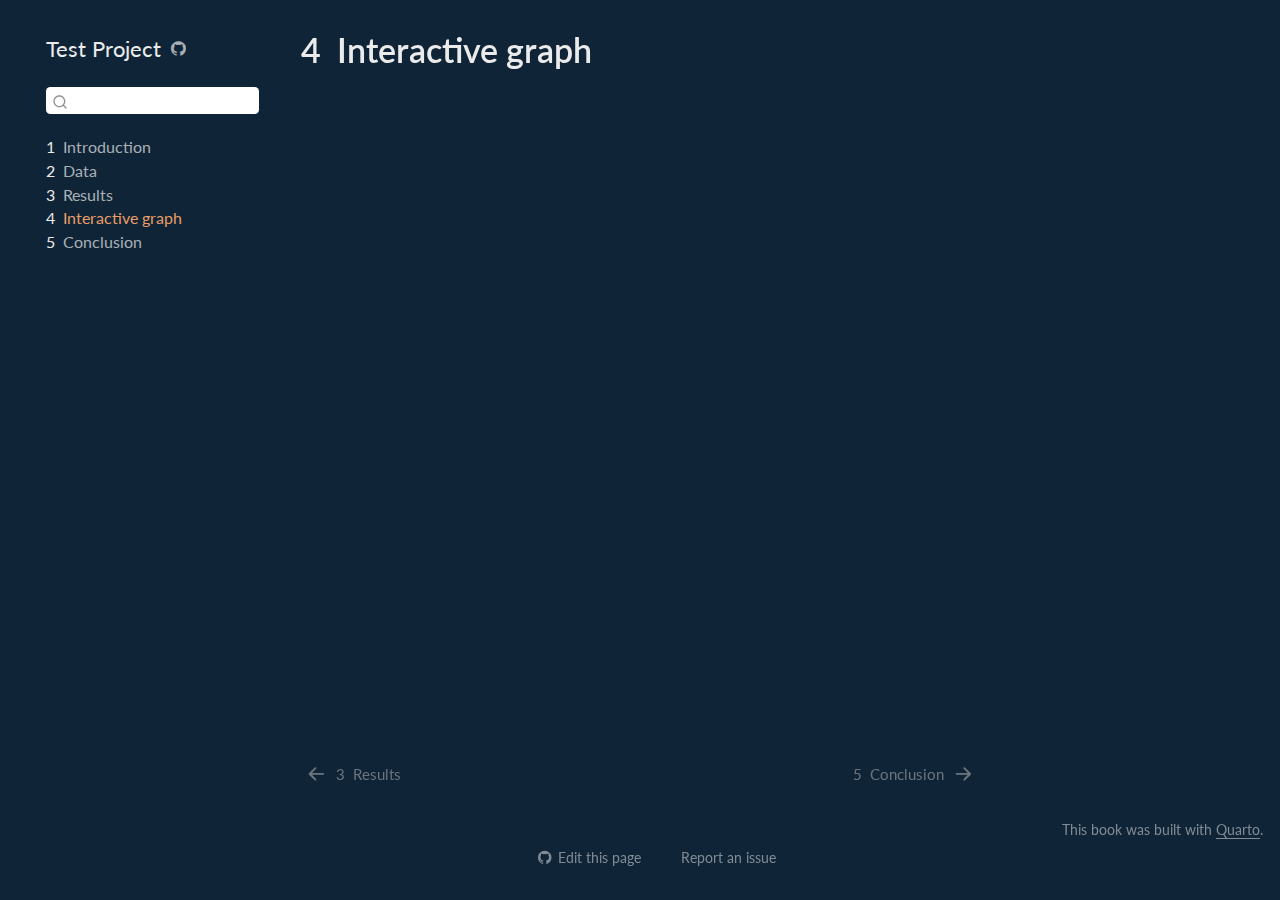
<file: docs/d3graph.html>
<!DOCTYPE html>
<html xmlns="http://www.w3.org/1999/xhtml" lang="en" xml:lang="en"><head>

<meta charset="utf-8">
<meta name="generator" content="quarto-1.5.57">

<meta name="viewport" content="width=device-width, initial-scale=1.0, user-scalable=yes">


<title>4&nbsp; Interactive graph – Test Project</title>
<style>
code{white-space: pre-wrap;}
span.smallcaps{font-variant: small-caps;}
div.columns{display: flex; gap: min(4vw, 1.5em);}
div.column{flex: auto; overflow-x: auto;}
div.hanging-indent{margin-left: 1.5em; text-indent: -1.5em;}
ul.task-list{list-style: none;}
ul.task-list li input[type="checkbox"] {
  width: 0.8em;
  margin: 0 0.8em 0.2em -1em; /* quarto-specific, see https://github.com/quarto-dev/quarto-cli/issues/4556 */ 
  vertical-align: middle;
}
</style>


<script src="site_libs/quarto-nav/quarto-nav.js"></script>
<script src="site_libs/quarto-nav/headroom.min.js"></script>
<script src="site_libs/clipboard/clipboard.min.js"></script>
<script src="site_libs/quarto-search/autocomplete.umd.js"></script>
<script src="site_libs/quarto-search/fuse.min.js"></script>
<script src="site_libs/quarto-search/quarto-search.js"></script>
<meta name="quarto:offset" content="./">
<link href="./conclusion.html" rel="next">
<link href="./results.html" rel="prev">
<script src="site_libs/quarto-html/quarto.js"></script>
<script src="site_libs/quarto-html/popper.min.js"></script>
<script src="site_libs/quarto-html/tippy.umd.min.js"></script>
<script src="site_libs/quarto-html/anchor.min.js"></script>
<link href="site_libs/quarto-html/tippy.css" rel="stylesheet">
<link href="site_libs/quarto-html/quarto-syntax-highlighting-dark.css" rel="stylesheet" id="quarto-text-highlighting-styles">
<script src="site_libs/bootstrap/bootstrap.min.js"></script>
<link href="site_libs/bootstrap/bootstrap-icons.css" rel="stylesheet">
<link href="site_libs/bootstrap/bootstrap.min.css" rel="stylesheet" id="quarto-bootstrap" data-mode="dark">
<script id="quarto-search-options" type="application/json">{
  "location": "sidebar",
  "copy-button": false,
  "collapse-after": 3,
  "panel-placement": "start",
  "type": "textbox",
  "limit": 50,
  "keyboard-shortcut": [
    "f",
    "/",
    "s"
  ],
  "show-item-context": false,
  "language": {
    "search-no-results-text": "No results",
    "search-matching-documents-text": "matching documents",
    "search-copy-link-title": "Copy link to search",
    "search-hide-matches-text": "Hide additional matches",
    "search-more-match-text": "more match in this document",
    "search-more-matches-text": "more matches in this document",
    "search-clear-button-title": "Clear",
    "search-text-placeholder": "",
    "search-detached-cancel-button-title": "Cancel",
    "search-submit-button-title": "Submit",
    "search-label": "Search"
  }
}</script>


</head>

<body class="nav-sidebar floating">

<div id="quarto-search-results"></div>
  <header id="quarto-header" class="headroom fixed-top">
  <nav class="quarto-secondary-nav">
    <div class="container-fluid d-flex">
      <button type="button" class="quarto-btn-toggle btn" data-bs-toggle="collapse" role="button" data-bs-target=".quarto-sidebar-collapse-item" aria-controls="quarto-sidebar" aria-expanded="false" aria-label="Toggle sidebar navigation" onclick="if (window.quartoToggleHeadroom) { window.quartoToggleHeadroom(); }">
        <i class="bi bi-layout-text-sidebar-reverse"></i>
      </button>
        <nav class="quarto-page-breadcrumbs" aria-label="breadcrumb"><ol class="breadcrumb"><li class="breadcrumb-item"><a href="./d3graph.html"><span class="chapter-number">4</span>&nbsp; <span class="chapter-title">Interactive graph</span></a></li></ol></nav>
        <a class="flex-grow-1" role="navigation" data-bs-toggle="collapse" data-bs-target=".quarto-sidebar-collapse-item" aria-controls="quarto-sidebar" aria-expanded="false" aria-label="Toggle sidebar navigation" onclick="if (window.quartoToggleHeadroom) { window.quartoToggleHeadroom(); }">      
        </a>
      <button type="button" class="btn quarto-search-button" aria-label="Search" onclick="window.quartoOpenSearch();">
        <i class="bi bi-search"></i>
      </button>
    </div>
  </nav>
</header>
<!-- content -->
<div id="quarto-content" class="quarto-container page-columns page-rows-contents page-layout-article">
<!-- sidebar -->
  <nav id="quarto-sidebar" class="sidebar collapse collapse-horizontal quarto-sidebar-collapse-item sidebar-navigation floating overflow-auto">
    <div class="pt-lg-2 mt-2 text-left sidebar-header">
    <div class="sidebar-title mb-0 py-0">
      <a href="./">Test Project</a> 
        <div class="sidebar-tools-main">
    <a href="https://github.com/addesonlehv/glowing-octo-dollop.git" title="Source Code" class="quarto-navigation-tool px-1" aria-label="Source Code"><i class="bi bi-github"></i></a>
</div>
    </div>
      </div>
        <div class="mt-2 flex-shrink-0 align-items-center">
        <div class="sidebar-search">
        <div id="quarto-search" class="" title="Search"></div>
        </div>
        </div>
    <div class="sidebar-menu-container"> 
    <ul class="list-unstyled mt-1">
        <li class="sidebar-item">
  <div class="sidebar-item-container"> 
  <a href="./index.html" class="sidebar-item-text sidebar-link">
 <span class="menu-text"><span class="chapter-number">1</span>&nbsp; <span class="chapter-title">Introduction</span></span></a>
  </div>
</li>
        <li class="sidebar-item">
  <div class="sidebar-item-container"> 
  <a href="./data.html" class="sidebar-item-text sidebar-link">
 <span class="menu-text"><span class="chapter-number">2</span>&nbsp; <span class="chapter-title">Data</span></span></a>
  </div>
</li>
        <li class="sidebar-item">
  <div class="sidebar-item-container"> 
  <a href="./results.html" class="sidebar-item-text sidebar-link">
 <span class="menu-text"><span class="chapter-number">3</span>&nbsp; <span class="chapter-title">Results</span></span></a>
  </div>
</li>
        <li class="sidebar-item">
  <div class="sidebar-item-container"> 
  <a href="./d3graph.html" class="sidebar-item-text sidebar-link active">
 <span class="menu-text"><span class="chapter-number">4</span>&nbsp; <span class="chapter-title">Interactive graph</span></span></a>
  </div>
</li>
        <li class="sidebar-item">
  <div class="sidebar-item-container"> 
  <a href="./conclusion.html" class="sidebar-item-text sidebar-link">
 <span class="menu-text"><span class="chapter-number">5</span>&nbsp; <span class="chapter-title">Conclusion</span></span></a>
  </div>
</li>
    </ul>
    </div>
</nav>
<div id="quarto-sidebar-glass" class="quarto-sidebar-collapse-item" data-bs-toggle="collapse" data-bs-target=".quarto-sidebar-collapse-item"></div>
<!-- margin-sidebar -->
    <div id="quarto-margin-sidebar" class="sidebar margin-sidebar zindex-bottom">
        
    </div>
<!-- main -->
<main class="content" id="quarto-document-content">

<header id="title-block-header" class="quarto-title-block default">
<div class="quarto-title">
<h1 class="title"><span class="chapter-number">4</span>&nbsp; <span class="chapter-title">Interactive graph</span></h1>
</div>



<div class="quarto-title-meta">

    
  
    
  </div>
  


</header>





</main> <!-- /main -->
<script id="quarto-html-after-body" type="application/javascript">
window.document.addEventListener("DOMContentLoaded", function (event) {
  const toggleBodyColorMode = (bsSheetEl) => {
    const mode = bsSheetEl.getAttribute("data-mode");
    const bodyEl = window.document.querySelector("body");
    if (mode === "dark") {
      bodyEl.classList.add("quarto-dark");
      bodyEl.classList.remove("quarto-light");
    } else {
      bodyEl.classList.add("quarto-light");
      bodyEl.classList.remove("quarto-dark");
    }
  }
  const toggleBodyColorPrimary = () => {
    const bsSheetEl = window.document.querySelector("link#quarto-bootstrap");
    if (bsSheetEl) {
      toggleBodyColorMode(bsSheetEl);
    }
  }
  toggleBodyColorPrimary();  
  const icon = "";
  const anchorJS = new window.AnchorJS();
  anchorJS.options = {
    placement: 'right',
    icon: icon
  };
  anchorJS.add('.anchored');
  const isCodeAnnotation = (el) => {
    for (const clz of el.classList) {
      if (clz.startsWith('code-annotation-')) {                     
        return true;
      }
    }
    return false;
  }
  const onCopySuccess = function(e) {
    // button target
    const button = e.trigger;
    // don't keep focus
    button.blur();
    // flash "checked"
    button.classList.add('code-copy-button-checked');
    var currentTitle = button.getAttribute("title");
    button.setAttribute("title", "Copied!");
    let tooltip;
    if (window.bootstrap) {
      button.setAttribute("data-bs-toggle", "tooltip");
      button.setAttribute("data-bs-placement", "left");
      button.setAttribute("data-bs-title", "Copied!");
      tooltip = new bootstrap.Tooltip(button, 
        { trigger: "manual", 
          customClass: "code-copy-button-tooltip",
          offset: [0, -8]});
      tooltip.show();    
    }
    setTimeout(function() {
      if (tooltip) {
        tooltip.hide();
        button.removeAttribute("data-bs-title");
        button.removeAttribute("data-bs-toggle");
        button.removeAttribute("data-bs-placement");
      }
      button.setAttribute("title", currentTitle);
      button.classList.remove('code-copy-button-checked');
    }, 1000);
    // clear code selection
    e.clearSelection();
  }
  const getTextToCopy = function(trigger) {
      const codeEl = trigger.previousElementSibling.cloneNode(true);
      for (const childEl of codeEl.children) {
        if (isCodeAnnotation(childEl)) {
          childEl.remove();
        }
      }
      return codeEl.innerText;
  }
  const clipboard = new window.ClipboardJS('.code-copy-button:not([data-in-quarto-modal])', {
    text: getTextToCopy
  });
  clipboard.on('success', onCopySuccess);
  if (window.document.getElementById('quarto-embedded-source-code-modal')) {
    // For code content inside modals, clipBoardJS needs to be initialized with a container option
    // TODO: Check when it could be a function (https://github.com/zenorocha/clipboard.js/issues/860)
    const clipboardModal = new window.ClipboardJS('.code-copy-button[data-in-quarto-modal]', {
      text: getTextToCopy,
      container: window.document.getElementById('quarto-embedded-source-code-modal')
    });
    clipboardModal.on('success', onCopySuccess);
  }
    var localhostRegex = new RegExp(/^(?:http|https):\/\/localhost\:?[0-9]*\//);
    var mailtoRegex = new RegExp(/^mailto:/);
      var filterRegex = new RegExp('/' + window.location.host + '/');
    var isInternal = (href) => {
        return filterRegex.test(href) || localhostRegex.test(href) || mailtoRegex.test(href);
    }
    // Inspect non-navigation links and adorn them if external
 	var links = window.document.querySelectorAll('a[href]:not(.nav-link):not(.navbar-brand):not(.toc-action):not(.sidebar-link):not(.sidebar-item-toggle):not(.pagination-link):not(.no-external):not([aria-hidden]):not(.dropdown-item):not(.quarto-navigation-tool):not(.about-link)');
    for (var i=0; i<links.length; i++) {
      const link = links[i];
      if (!isInternal(link.href)) {
        // undo the damage that might have been done by quarto-nav.js in the case of
        // links that we want to consider external
        if (link.dataset.originalHref !== undefined) {
          link.href = link.dataset.originalHref;
        }
      }
    }
  function tippyHover(el, contentFn, onTriggerFn, onUntriggerFn) {
    const config = {
      allowHTML: true,
      maxWidth: 500,
      delay: 100,
      arrow: false,
      appendTo: function(el) {
          return el.parentElement;
      },
      interactive: true,
      interactiveBorder: 10,
      theme: 'quarto',
      placement: 'bottom-start',
    };
    if (contentFn) {
      config.content = contentFn;
    }
    if (onTriggerFn) {
      config.onTrigger = onTriggerFn;
    }
    if (onUntriggerFn) {
      config.onUntrigger = onUntriggerFn;
    }
    window.tippy(el, config); 
  }
  const noterefs = window.document.querySelectorAll('a[role="doc-noteref"]');
  for (var i=0; i<noterefs.length; i++) {
    const ref = noterefs[i];
    tippyHover(ref, function() {
      // use id or data attribute instead here
      let href = ref.getAttribute('data-footnote-href') || ref.getAttribute('href');
      try { href = new URL(href).hash; } catch {}
      const id = href.replace(/^#\/?/, "");
      const note = window.document.getElementById(id);
      if (note) {
        return note.innerHTML;
      } else {
        return "";
      }
    });
  }
  const xrefs = window.document.querySelectorAll('a.quarto-xref');
  const processXRef = (id, note) => {
    // Strip column container classes
    const stripColumnClz = (el) => {
      el.classList.remove("page-full", "page-columns");
      if (el.children) {
        for (const child of el.children) {
          stripColumnClz(child);
        }
      }
    }
    stripColumnClz(note)
    if (id === null || id.startsWith('sec-')) {
      // Special case sections, only their first couple elements
      const container = document.createElement("div");
      if (note.children && note.children.length > 2) {
        container.appendChild(note.children[0].cloneNode(true));
        for (let i = 1; i < note.children.length; i++) {
          const child = note.children[i];
          if (child.tagName === "P" && child.innerText === "") {
            continue;
          } else {
            container.appendChild(child.cloneNode(true));
            break;
          }
        }
        if (window.Quarto?.typesetMath) {
          window.Quarto.typesetMath(container);
        }
        return container.innerHTML
      } else {
        if (window.Quarto?.typesetMath) {
          window.Quarto.typesetMath(note);
        }
        return note.innerHTML;
      }
    } else {
      // Remove any anchor links if they are present
      const anchorLink = note.querySelector('a.anchorjs-link');
      if (anchorLink) {
        anchorLink.remove();
      }
      if (window.Quarto?.typesetMath) {
        window.Quarto.typesetMath(note);
      }
      // TODO in 1.5, we should make sure this works without a callout special case
      if (note.classList.contains("callout")) {
        return note.outerHTML;
      } else {
        return note.innerHTML;
      }
    }
  }
  for (var i=0; i<xrefs.length; i++) {
    const xref = xrefs[i];
    tippyHover(xref, undefined, function(instance) {
      instance.disable();
      let url = xref.getAttribute('href');
      let hash = undefined; 
      if (url.startsWith('#')) {
        hash = url;
      } else {
        try { hash = new URL(url).hash; } catch {}
      }
      if (hash) {
        const id = hash.replace(/^#\/?/, "");
        const note = window.document.getElementById(id);
        if (note !== null) {
          try {
            const html = processXRef(id, note.cloneNode(true));
            instance.setContent(html);
          } finally {
            instance.enable();
            instance.show();
          }
        } else {
          // See if we can fetch this
          fetch(url.split('#')[0])
          .then(res => res.text())
          .then(html => {
            const parser = new DOMParser();
            const htmlDoc = parser.parseFromString(html, "text/html");
            const note = htmlDoc.getElementById(id);
            if (note !== null) {
              const html = processXRef(id, note);
              instance.setContent(html);
            } 
          }).finally(() => {
            instance.enable();
            instance.show();
          });
        }
      } else {
        // See if we can fetch a full url (with no hash to target)
        // This is a special case and we should probably do some content thinning / targeting
        fetch(url)
        .then(res => res.text())
        .then(html => {
          const parser = new DOMParser();
          const htmlDoc = parser.parseFromString(html, "text/html");
          const note = htmlDoc.querySelector('main.content');
          if (note !== null) {
            // This should only happen for chapter cross references
            // (since there is no id in the URL)
            // remove the first header
            if (note.children.length > 0 && note.children[0].tagName === "HEADER") {
              note.children[0].remove();
            }
            const html = processXRef(null, note);
            instance.setContent(html);
          } 
        }).finally(() => {
          instance.enable();
          instance.show();
        });
      }
    }, function(instance) {
    });
  }
      let selectedAnnoteEl;
      const selectorForAnnotation = ( cell, annotation) => {
        let cellAttr = 'data-code-cell="' + cell + '"';
        let lineAttr = 'data-code-annotation="' +  annotation + '"';
        const selector = 'span[' + cellAttr + '][' + lineAttr + ']';
        return selector;
      }
      const selectCodeLines = (annoteEl) => {
        const doc = window.document;
        const targetCell = annoteEl.getAttribute("data-target-cell");
        const targetAnnotation = annoteEl.getAttribute("data-target-annotation");
        const annoteSpan = window.document.querySelector(selectorForAnnotation(targetCell, targetAnnotation));
        const lines = annoteSpan.getAttribute("data-code-lines").split(",");
        const lineIds = lines.map((line) => {
          return targetCell + "-" + line;
        })
        let top = null;
        let height = null;
        let parent = null;
        if (lineIds.length > 0) {
            //compute the position of the single el (top and bottom and make a div)
            const el = window.document.getElementById(lineIds[0]);
            top = el.offsetTop;
            height = el.offsetHeight;
            parent = el.parentElement.parentElement;
          if (lineIds.length > 1) {
            const lastEl = window.document.getElementById(lineIds[lineIds.length - 1]);
            const bottom = lastEl.offsetTop + lastEl.offsetHeight;
            height = bottom - top;
          }
          if (top !== null && height !== null && parent !== null) {
            // cook up a div (if necessary) and position it 
            let div = window.document.getElementById("code-annotation-line-highlight");
            if (div === null) {
              div = window.document.createElement("div");
              div.setAttribute("id", "code-annotation-line-highlight");
              div.style.position = 'absolute';
              parent.appendChild(div);
            }
            div.style.top = top - 2 + "px";
            div.style.height = height + 4 + "px";
            div.style.left = 0;
            let gutterDiv = window.document.getElementById("code-annotation-line-highlight-gutter");
            if (gutterDiv === null) {
              gutterDiv = window.document.createElement("div");
              gutterDiv.setAttribute("id", "code-annotation-line-highlight-gutter");
              gutterDiv.style.position = 'absolute';
              const codeCell = window.document.getElementById(targetCell);
              const gutter = codeCell.querySelector('.code-annotation-gutter');
              gutter.appendChild(gutterDiv);
            }
            gutterDiv.style.top = top - 2 + "px";
            gutterDiv.style.height = height + 4 + "px";
          }
          selectedAnnoteEl = annoteEl;
        }
      };
      const unselectCodeLines = () => {
        const elementsIds = ["code-annotation-line-highlight", "code-annotation-line-highlight-gutter"];
        elementsIds.forEach((elId) => {
          const div = window.document.getElementById(elId);
          if (div) {
            div.remove();
          }
        });
        selectedAnnoteEl = undefined;
      };
        // Handle positioning of the toggle
    window.addEventListener(
      "resize",
      throttle(() => {
        elRect = undefined;
        if (selectedAnnoteEl) {
          selectCodeLines(selectedAnnoteEl);
        }
      }, 10)
    );
    function throttle(fn, ms) {
    let throttle = false;
    let timer;
      return (...args) => {
        if(!throttle) { // first call gets through
            fn.apply(this, args);
            throttle = true;
        } else { // all the others get throttled
            if(timer) clearTimeout(timer); // cancel #2
            timer = setTimeout(() => {
              fn.apply(this, args);
              timer = throttle = false;
            }, ms);
        }
      };
    }
      // Attach click handler to the DT
      const annoteDls = window.document.querySelectorAll('dt[data-target-cell]');
      for (const annoteDlNode of annoteDls) {
        annoteDlNode.addEventListener('click', (event) => {
          const clickedEl = event.target;
          if (clickedEl !== selectedAnnoteEl) {
            unselectCodeLines();
            const activeEl = window.document.querySelector('dt[data-target-cell].code-annotation-active');
            if (activeEl) {
              activeEl.classList.remove('code-annotation-active');
            }
            selectCodeLines(clickedEl);
            clickedEl.classList.add('code-annotation-active');
          } else {
            // Unselect the line
            unselectCodeLines();
            clickedEl.classList.remove('code-annotation-active');
          }
        });
      }
  const findCites = (el) => {
    const parentEl = el.parentElement;
    if (parentEl) {
      const cites = parentEl.dataset.cites;
      if (cites) {
        return {
          el,
          cites: cites.split(' ')
        };
      } else {
        return findCites(el.parentElement)
      }
    } else {
      return undefined;
    }
  };
  var bibliorefs = window.document.querySelectorAll('a[role="doc-biblioref"]');
  for (var i=0; i<bibliorefs.length; i++) {
    const ref = bibliorefs[i];
    const citeInfo = findCites(ref);
    if (citeInfo) {
      tippyHover(citeInfo.el, function() {
        var popup = window.document.createElement('div');
        citeInfo.cites.forEach(function(cite) {
          var citeDiv = window.document.createElement('div');
          citeDiv.classList.add('hanging-indent');
          citeDiv.classList.add('csl-entry');
          var biblioDiv = window.document.getElementById('ref-' + cite);
          if (biblioDiv) {
            citeDiv.innerHTML = biblioDiv.innerHTML;
          }
          popup.appendChild(citeDiv);
        });
        return popup.innerHTML;
      });
    }
  }
});
</script>
<nav class="page-navigation">
  <div class="nav-page nav-page-previous">
      <a href="./results.html" class="pagination-link" aria-label="Results">
        <i class="bi bi-arrow-left-short"></i> <span class="nav-page-text"><span class="chapter-number">3</span>&nbsp; <span class="chapter-title">Results</span></span>
      </a>          
  </div>
  <div class="nav-page nav-page-next">
      <a href="./conclusion.html" class="pagination-link" aria-label="Conclusion">
        <span class="nav-page-text"><span class="chapter-number">5</span>&nbsp; <span class="chapter-title">Conclusion</span></span> <i class="bi bi-arrow-right-short"></i>
      </a>
  </div>
</nav>
</div> <!-- /content -->
<footer class="footer">
  <div class="nav-footer">
    <div class="nav-footer-left">
      &nbsp;
    </div>   
    <div class="nav-footer-center">
      &nbsp;
    <div class="toc-actions"><ul><li><a href="https://github.com/addesonlehv/glowing-octo-dollop.git/edit/main/d3graph.qmd" class="toc-action"><i class="bi bi-github"></i>Edit this page</a></li><li><a href="https://github.com/addesonlehv/glowing-octo-dollop.git/issues/new" class="toc-action"><i class="bi empty"></i>Report an issue</a></li></ul></div></div>
    <div class="nav-footer-right">
<p>This book was built with <a href="https://quarto.org/">Quarto</a>.</p>
</div>
  </div>
</footer>




</body></html>
</file>
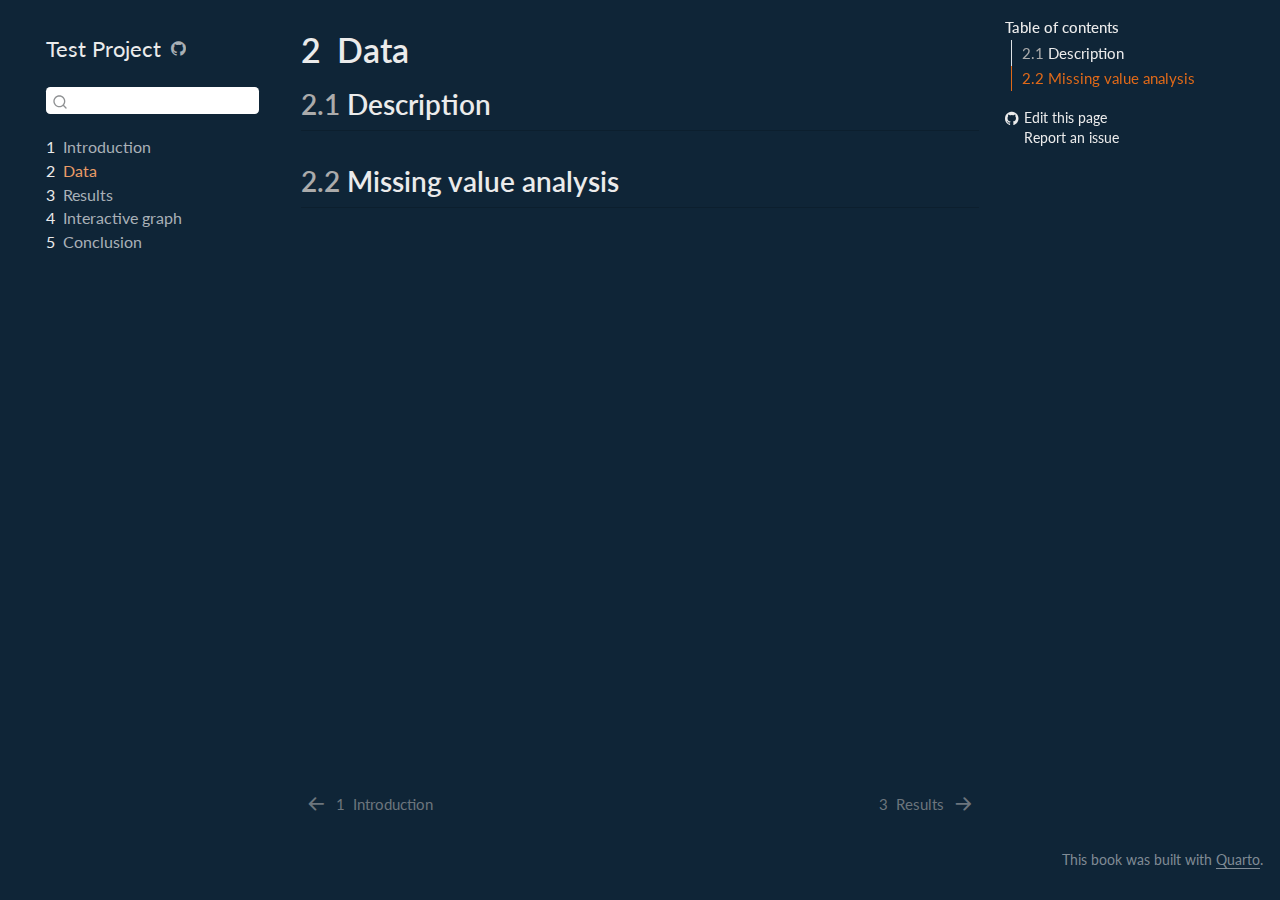
<file: docs/data.html>
<!DOCTYPE html>
<html xmlns="http://www.w3.org/1999/xhtml" lang="en" xml:lang="en"><head>

<meta charset="utf-8">
<meta name="generator" content="quarto-1.5.57">

<meta name="viewport" content="width=device-width, initial-scale=1.0, user-scalable=yes">


<title>2&nbsp; Data – Test Project</title>
<style>
code{white-space: pre-wrap;}
span.smallcaps{font-variant: small-caps;}
div.columns{display: flex; gap: min(4vw, 1.5em);}
div.column{flex: auto; overflow-x: auto;}
div.hanging-indent{margin-left: 1.5em; text-indent: -1.5em;}
ul.task-list{list-style: none;}
ul.task-list li input[type="checkbox"] {
  width: 0.8em;
  margin: 0 0.8em 0.2em -1em; /* quarto-specific, see https://github.com/quarto-dev/quarto-cli/issues/4556 */ 
  vertical-align: middle;
}
</style>


<script src="site_libs/quarto-nav/quarto-nav.js"></script>
<script src="site_libs/quarto-nav/headroom.min.js"></script>
<script src="site_libs/clipboard/clipboard.min.js"></script>
<script src="site_libs/quarto-search/autocomplete.umd.js"></script>
<script src="site_libs/quarto-search/fuse.min.js"></script>
<script src="site_libs/quarto-search/quarto-search.js"></script>
<meta name="quarto:offset" content="./">
<link href="./results.html" rel="next">
<link href="./index.html" rel="prev">
<script src="site_libs/quarto-html/quarto.js"></script>
<script src="site_libs/quarto-html/popper.min.js"></script>
<script src="site_libs/quarto-html/tippy.umd.min.js"></script>
<script src="site_libs/quarto-html/anchor.min.js"></script>
<link href="site_libs/quarto-html/tippy.css" rel="stylesheet">
<link href="site_libs/quarto-html/quarto-syntax-highlighting-dark.css" rel="stylesheet" id="quarto-text-highlighting-styles">
<script src="site_libs/bootstrap/bootstrap.min.js"></script>
<link href="site_libs/bootstrap/bootstrap-icons.css" rel="stylesheet">
<link href="site_libs/bootstrap/bootstrap.min.css" rel="stylesheet" id="quarto-bootstrap" data-mode="dark">
<script id="quarto-search-options" type="application/json">{
  "location": "sidebar",
  "copy-button": false,
  "collapse-after": 3,
  "panel-placement": "start",
  "type": "textbox",
  "limit": 50,
  "keyboard-shortcut": [
    "f",
    "/",
    "s"
  ],
  "show-item-context": false,
  "language": {
    "search-no-results-text": "No results",
    "search-matching-documents-text": "matching documents",
    "search-copy-link-title": "Copy link to search",
    "search-hide-matches-text": "Hide additional matches",
    "search-more-match-text": "more match in this document",
    "search-more-matches-text": "more matches in this document",
    "search-clear-button-title": "Clear",
    "search-text-placeholder": "",
    "search-detached-cancel-button-title": "Cancel",
    "search-submit-button-title": "Submit",
    "search-label": "Search"
  }
}</script>


</head>

<body class="nav-sidebar floating">

<div id="quarto-search-results"></div>
  <header id="quarto-header" class="headroom fixed-top">
  <nav class="quarto-secondary-nav">
    <div class="container-fluid d-flex">
      <button type="button" class="quarto-btn-toggle btn" data-bs-toggle="collapse" role="button" data-bs-target=".quarto-sidebar-collapse-item" aria-controls="quarto-sidebar" aria-expanded="false" aria-label="Toggle sidebar navigation" onclick="if (window.quartoToggleHeadroom) { window.quartoToggleHeadroom(); }">
        <i class="bi bi-layout-text-sidebar-reverse"></i>
      </button>
        <nav class="quarto-page-breadcrumbs" aria-label="breadcrumb"><ol class="breadcrumb"><li class="breadcrumb-item"><a href="./data.html"><span class="chapter-number">2</span>&nbsp; <span class="chapter-title">Data</span></a></li></ol></nav>
        <a class="flex-grow-1" role="navigation" data-bs-toggle="collapse" data-bs-target=".quarto-sidebar-collapse-item" aria-controls="quarto-sidebar" aria-expanded="false" aria-label="Toggle sidebar navigation" onclick="if (window.quartoToggleHeadroom) { window.quartoToggleHeadroom(); }">      
        </a>
      <button type="button" class="btn quarto-search-button" aria-label="Search" onclick="window.quartoOpenSearch();">
        <i class="bi bi-search"></i>
      </button>
    </div>
  </nav>
</header>
<!-- content -->
<div id="quarto-content" class="quarto-container page-columns page-rows-contents page-layout-article">
<!-- sidebar -->
  <nav id="quarto-sidebar" class="sidebar collapse collapse-horizontal quarto-sidebar-collapse-item sidebar-navigation floating overflow-auto">
    <div class="pt-lg-2 mt-2 text-left sidebar-header">
    <div class="sidebar-title mb-0 py-0">
      <a href="./">Test Project</a> 
        <div class="sidebar-tools-main">
    <a href="https://github.com/addesonlehv/glowing-octo-dollop.git" title="Source Code" class="quarto-navigation-tool px-1" aria-label="Source Code"><i class="bi bi-github"></i></a>
</div>
    </div>
      </div>
        <div class="mt-2 flex-shrink-0 align-items-center">
        <div class="sidebar-search">
        <div id="quarto-search" class="" title="Search"></div>
        </div>
        </div>
    <div class="sidebar-menu-container"> 
    <ul class="list-unstyled mt-1">
        <li class="sidebar-item">
  <div class="sidebar-item-container"> 
  <a href="./index.html" class="sidebar-item-text sidebar-link">
 <span class="menu-text"><span class="chapter-number">1</span>&nbsp; <span class="chapter-title">Introduction</span></span></a>
  </div>
</li>
        <li class="sidebar-item">
  <div class="sidebar-item-container"> 
  <a href="./data.html" class="sidebar-item-text sidebar-link active">
 <span class="menu-text"><span class="chapter-number">2</span>&nbsp; <span class="chapter-title">Data</span></span></a>
  </div>
</li>
        <li class="sidebar-item">
  <div class="sidebar-item-container"> 
  <a href="./results.html" class="sidebar-item-text sidebar-link">
 <span class="menu-text"><span class="chapter-number">3</span>&nbsp; <span class="chapter-title">Results</span></span></a>
  </div>
</li>
        <li class="sidebar-item">
  <div class="sidebar-item-container"> 
  <a href="./d3graph.html" class="sidebar-item-text sidebar-link">
 <span class="menu-text"><span class="chapter-number">4</span>&nbsp; <span class="chapter-title">Interactive graph</span></span></a>
  </div>
</li>
        <li class="sidebar-item">
  <div class="sidebar-item-container"> 
  <a href="./conclusion.html" class="sidebar-item-text sidebar-link">
 <span class="menu-text"><span class="chapter-number">5</span>&nbsp; <span class="chapter-title">Conclusion</span></span></a>
  </div>
</li>
    </ul>
    </div>
</nav>
<div id="quarto-sidebar-glass" class="quarto-sidebar-collapse-item" data-bs-toggle="collapse" data-bs-target=".quarto-sidebar-collapse-item"></div>
<!-- margin-sidebar -->
    <div id="quarto-margin-sidebar" class="sidebar margin-sidebar">
        <nav id="TOC" role="doc-toc" class="toc-active">
    <h2 id="toc-title">Table of contents</h2>
   
  <ul>
  <li><a href="#description" id="toc-description" class="nav-link active" data-scroll-target="#description"><span class="header-section-number">2.1</span> Description</a></li>
  <li><a href="#missing-value-analysis" id="toc-missing-value-analysis" class="nav-link" data-scroll-target="#missing-value-analysis"><span class="header-section-number">2.2</span> Missing value analysis</a></li>
  </ul>
<div class="toc-actions"><ul><li><a href="https://github.com/addesonlehv/glowing-octo-dollop.git/edit/main/data.qmd" class="toc-action"><i class="bi bi-github"></i>Edit this page</a></li><li><a href="https://github.com/addesonlehv/glowing-octo-dollop.git/issues/new" class="toc-action"><i class="bi empty"></i>Report an issue</a></li></ul></div></nav>
    </div>
<!-- main -->
<main class="content" id="quarto-document-content">

<header id="title-block-header" class="quarto-title-block default">
<div class="quarto-title">
<h1 class="title"><span class="chapter-number">2</span>&nbsp; <span class="chapter-title">Data</span></h1>
</div>



<div class="quarto-title-meta">

    
  
    
  </div>
  


</header>


<section id="description" class="level2" data-number="2.1">
<h2 data-number="2.1" class="anchored" data-anchor-id="description"><span class="header-section-number">2.1</span> Description</h2>
</section>
<section id="missing-value-analysis" class="level2" data-number="2.2">
<h2 data-number="2.2" class="anchored" data-anchor-id="missing-value-analysis"><span class="header-section-number">2.2</span> Missing value analysis</h2>


</section>

</main> <!-- /main -->
<script id="quarto-html-after-body" type="application/javascript">
window.document.addEventListener("DOMContentLoaded", function (event) {
  const toggleBodyColorMode = (bsSheetEl) => {
    const mode = bsSheetEl.getAttribute("data-mode");
    const bodyEl = window.document.querySelector("body");
    if (mode === "dark") {
      bodyEl.classList.add("quarto-dark");
      bodyEl.classList.remove("quarto-light");
    } else {
      bodyEl.classList.add("quarto-light");
      bodyEl.classList.remove("quarto-dark");
    }
  }
  const toggleBodyColorPrimary = () => {
    const bsSheetEl = window.document.querySelector("link#quarto-bootstrap");
    if (bsSheetEl) {
      toggleBodyColorMode(bsSheetEl);
    }
  }
  toggleBodyColorPrimary();  
  const icon = "";
  const anchorJS = new window.AnchorJS();
  anchorJS.options = {
    placement: 'right',
    icon: icon
  };
  anchorJS.add('.anchored');
  const isCodeAnnotation = (el) => {
    for (const clz of el.classList) {
      if (clz.startsWith('code-annotation-')) {                     
        return true;
      }
    }
    return false;
  }
  const onCopySuccess = function(e) {
    // button target
    const button = e.trigger;
    // don't keep focus
    button.blur();
    // flash "checked"
    button.classList.add('code-copy-button-checked');
    var currentTitle = button.getAttribute("title");
    button.setAttribute("title", "Copied!");
    let tooltip;
    if (window.bootstrap) {
      button.setAttribute("data-bs-toggle", "tooltip");
      button.setAttribute("data-bs-placement", "left");
      button.setAttribute("data-bs-title", "Copied!");
      tooltip = new bootstrap.Tooltip(button, 
        { trigger: "manual", 
          customClass: "code-copy-button-tooltip",
          offset: [0, -8]});
      tooltip.show();    
    }
    setTimeout(function() {
      if (tooltip) {
        tooltip.hide();
        button.removeAttribute("data-bs-title");
        button.removeAttribute("data-bs-toggle");
        button.removeAttribute("data-bs-placement");
      }
      button.setAttribute("title", currentTitle);
      button.classList.remove('code-copy-button-checked');
    }, 1000);
    // clear code selection
    e.clearSelection();
  }
  const getTextToCopy = function(trigger) {
      const codeEl = trigger.previousElementSibling.cloneNode(true);
      for (const childEl of codeEl.children) {
        if (isCodeAnnotation(childEl)) {
          childEl.remove();
        }
      }
      return codeEl.innerText;
  }
  const clipboard = new window.ClipboardJS('.code-copy-button:not([data-in-quarto-modal])', {
    text: getTextToCopy
  });
  clipboard.on('success', onCopySuccess);
  if (window.document.getElementById('quarto-embedded-source-code-modal')) {
    // For code content inside modals, clipBoardJS needs to be initialized with a container option
    // TODO: Check when it could be a function (https://github.com/zenorocha/clipboard.js/issues/860)
    const clipboardModal = new window.ClipboardJS('.code-copy-button[data-in-quarto-modal]', {
      text: getTextToCopy,
      container: window.document.getElementById('quarto-embedded-source-code-modal')
    });
    clipboardModal.on('success', onCopySuccess);
  }
    var localhostRegex = new RegExp(/^(?:http|https):\/\/localhost\:?[0-9]*\//);
    var mailtoRegex = new RegExp(/^mailto:/);
      var filterRegex = new RegExp('/' + window.location.host + '/');
    var isInternal = (href) => {
        return filterRegex.test(href) || localhostRegex.test(href) || mailtoRegex.test(href);
    }
    // Inspect non-navigation links and adorn them if external
 	var links = window.document.querySelectorAll('a[href]:not(.nav-link):not(.navbar-brand):not(.toc-action):not(.sidebar-link):not(.sidebar-item-toggle):not(.pagination-link):not(.no-external):not([aria-hidden]):not(.dropdown-item):not(.quarto-navigation-tool):not(.about-link)');
    for (var i=0; i<links.length; i++) {
      const link = links[i];
      if (!isInternal(link.href)) {
        // undo the damage that might have been done by quarto-nav.js in the case of
        // links that we want to consider external
        if (link.dataset.originalHref !== undefined) {
          link.href = link.dataset.originalHref;
        }
      }
    }
  function tippyHover(el, contentFn, onTriggerFn, onUntriggerFn) {
    const config = {
      allowHTML: true,
      maxWidth: 500,
      delay: 100,
      arrow: false,
      appendTo: function(el) {
          return el.parentElement;
      },
      interactive: true,
      interactiveBorder: 10,
      theme: 'quarto',
      placement: 'bottom-start',
    };
    if (contentFn) {
      config.content = contentFn;
    }
    if (onTriggerFn) {
      config.onTrigger = onTriggerFn;
    }
    if (onUntriggerFn) {
      config.onUntrigger = onUntriggerFn;
    }
    window.tippy(el, config); 
  }
  const noterefs = window.document.querySelectorAll('a[role="doc-noteref"]');
  for (var i=0; i<noterefs.length; i++) {
    const ref = noterefs[i];
    tippyHover(ref, function() {
      // use id or data attribute instead here
      let href = ref.getAttribute('data-footnote-href') || ref.getAttribute('href');
      try { href = new URL(href).hash; } catch {}
      const id = href.replace(/^#\/?/, "");
      const note = window.document.getElementById(id);
      if (note) {
        return note.innerHTML;
      } else {
        return "";
      }
    });
  }
  const xrefs = window.document.querySelectorAll('a.quarto-xref');
  const processXRef = (id, note) => {
    // Strip column container classes
    const stripColumnClz = (el) => {
      el.classList.remove("page-full", "page-columns");
      if (el.children) {
        for (const child of el.children) {
          stripColumnClz(child);
        }
      }
    }
    stripColumnClz(note)
    if (id === null || id.startsWith('sec-')) {
      // Special case sections, only their first couple elements
      const container = document.createElement("div");
      if (note.children && note.children.length > 2) {
        container.appendChild(note.children[0].cloneNode(true));
        for (let i = 1; i < note.children.length; i++) {
          const child = note.children[i];
          if (child.tagName === "P" && child.innerText === "") {
            continue;
          } else {
            container.appendChild(child.cloneNode(true));
            break;
          }
        }
        if (window.Quarto?.typesetMath) {
          window.Quarto.typesetMath(container);
        }
        return container.innerHTML
      } else {
        if (window.Quarto?.typesetMath) {
          window.Quarto.typesetMath(note);
        }
        return note.innerHTML;
      }
    } else {
      // Remove any anchor links if they are present
      const anchorLink = note.querySelector('a.anchorjs-link');
      if (anchorLink) {
        anchorLink.remove();
      }
      if (window.Quarto?.typesetMath) {
        window.Quarto.typesetMath(note);
      }
      // TODO in 1.5, we should make sure this works without a callout special case
      if (note.classList.contains("callout")) {
        return note.outerHTML;
      } else {
        return note.innerHTML;
      }
    }
  }
  for (var i=0; i<xrefs.length; i++) {
    const xref = xrefs[i];
    tippyHover(xref, undefined, function(instance) {
      instance.disable();
      let url = xref.getAttribute('href');
      let hash = undefined; 
      if (url.startsWith('#')) {
        hash = url;
      } else {
        try { hash = new URL(url).hash; } catch {}
      }
      if (hash) {
        const id = hash.replace(/^#\/?/, "");
        const note = window.document.getElementById(id);
        if (note !== null) {
          try {
            const html = processXRef(id, note.cloneNode(true));
            instance.setContent(html);
          } finally {
            instance.enable();
            instance.show();
          }
        } else {
          // See if we can fetch this
          fetch(url.split('#')[0])
          .then(res => res.text())
          .then(html => {
            const parser = new DOMParser();
            const htmlDoc = parser.parseFromString(html, "text/html");
            const note = htmlDoc.getElementById(id);
            if (note !== null) {
              const html = processXRef(id, note);
              instance.setContent(html);
            } 
          }).finally(() => {
            instance.enable();
            instance.show();
          });
        }
      } else {
        // See if we can fetch a full url (with no hash to target)
        // This is a special case and we should probably do some content thinning / targeting
        fetch(url)
        .then(res => res.text())
        .then(html => {
          const parser = new DOMParser();
          const htmlDoc = parser.parseFromString(html, "text/html");
          const note = htmlDoc.querySelector('main.content');
          if (note !== null) {
            // This should only happen for chapter cross references
            // (since there is no id in the URL)
            // remove the first header
            if (note.children.length > 0 && note.children[0].tagName === "HEADER") {
              note.children[0].remove();
            }
            const html = processXRef(null, note);
            instance.setContent(html);
          } 
        }).finally(() => {
          instance.enable();
          instance.show();
        });
      }
    }, function(instance) {
    });
  }
      let selectedAnnoteEl;
      const selectorForAnnotation = ( cell, annotation) => {
        let cellAttr = 'data-code-cell="' + cell + '"';
        let lineAttr = 'data-code-annotation="' +  annotation + '"';
        const selector = 'span[' + cellAttr + '][' + lineAttr + ']';
        return selector;
      }
      const selectCodeLines = (annoteEl) => {
        const doc = window.document;
        const targetCell = annoteEl.getAttribute("data-target-cell");
        const targetAnnotation = annoteEl.getAttribute("data-target-annotation");
        const annoteSpan = window.document.querySelector(selectorForAnnotation(targetCell, targetAnnotation));
        const lines = annoteSpan.getAttribute("data-code-lines").split(",");
        const lineIds = lines.map((line) => {
          return targetCell + "-" + line;
        })
        let top = null;
        let height = null;
        let parent = null;
        if (lineIds.length > 0) {
            //compute the position of the single el (top and bottom and make a div)
            const el = window.document.getElementById(lineIds[0]);
            top = el.offsetTop;
            height = el.offsetHeight;
            parent = el.parentElement.parentElement;
          if (lineIds.length > 1) {
            const lastEl = window.document.getElementById(lineIds[lineIds.length - 1]);
            const bottom = lastEl.offsetTop + lastEl.offsetHeight;
            height = bottom - top;
          }
          if (top !== null && height !== null && parent !== null) {
            // cook up a div (if necessary) and position it 
            let div = window.document.getElementById("code-annotation-line-highlight");
            if (div === null) {
              div = window.document.createElement("div");
              div.setAttribute("id", "code-annotation-line-highlight");
              div.style.position = 'absolute';
              parent.appendChild(div);
            }
            div.style.top = top - 2 + "px";
            div.style.height = height + 4 + "px";
            div.style.left = 0;
            let gutterDiv = window.document.getElementById("code-annotation-line-highlight-gutter");
            if (gutterDiv === null) {
              gutterDiv = window.document.createElement("div");
              gutterDiv.setAttribute("id", "code-annotation-line-highlight-gutter");
              gutterDiv.style.position = 'absolute';
              const codeCell = window.document.getElementById(targetCell);
              const gutter = codeCell.querySelector('.code-annotation-gutter');
              gutter.appendChild(gutterDiv);
            }
            gutterDiv.style.top = top - 2 + "px";
            gutterDiv.style.height = height + 4 + "px";
          }
          selectedAnnoteEl = annoteEl;
        }
      };
      const unselectCodeLines = () => {
        const elementsIds = ["code-annotation-line-highlight", "code-annotation-line-highlight-gutter"];
        elementsIds.forEach((elId) => {
          const div = window.document.getElementById(elId);
          if (div) {
            div.remove();
          }
        });
        selectedAnnoteEl = undefined;
      };
        // Handle positioning of the toggle
    window.addEventListener(
      "resize",
      throttle(() => {
        elRect = undefined;
        if (selectedAnnoteEl) {
          selectCodeLines(selectedAnnoteEl);
        }
      }, 10)
    );
    function throttle(fn, ms) {
    let throttle = false;
    let timer;
      return (...args) => {
        if(!throttle) { // first call gets through
            fn.apply(this, args);
            throttle = true;
        } else { // all the others get throttled
            if(timer) clearTimeout(timer); // cancel #2
            timer = setTimeout(() => {
              fn.apply(this, args);
              timer = throttle = false;
            }, ms);
        }
      };
    }
      // Attach click handler to the DT
      const annoteDls = window.document.querySelectorAll('dt[data-target-cell]');
      for (const annoteDlNode of annoteDls) {
        annoteDlNode.addEventListener('click', (event) => {
          const clickedEl = event.target;
          if (clickedEl !== selectedAnnoteEl) {
            unselectCodeLines();
            const activeEl = window.document.querySelector('dt[data-target-cell].code-annotation-active');
            if (activeEl) {
              activeEl.classList.remove('code-annotation-active');
            }
            selectCodeLines(clickedEl);
            clickedEl.classList.add('code-annotation-active');
          } else {
            // Unselect the line
            unselectCodeLines();
            clickedEl.classList.remove('code-annotation-active');
          }
        });
      }
  const findCites = (el) => {
    const parentEl = el.parentElement;
    if (parentEl) {
      const cites = parentEl.dataset.cites;
      if (cites) {
        return {
          el,
          cites: cites.split(' ')
        };
      } else {
        return findCites(el.parentElement)
      }
    } else {
      return undefined;
    }
  };
  var bibliorefs = window.document.querySelectorAll('a[role="doc-biblioref"]');
  for (var i=0; i<bibliorefs.length; i++) {
    const ref = bibliorefs[i];
    const citeInfo = findCites(ref);
    if (citeInfo) {
      tippyHover(citeInfo.el, function() {
        var popup = window.document.createElement('div');
        citeInfo.cites.forEach(function(cite) {
          var citeDiv = window.document.createElement('div');
          citeDiv.classList.add('hanging-indent');
          citeDiv.classList.add('csl-entry');
          var biblioDiv = window.document.getElementById('ref-' + cite);
          if (biblioDiv) {
            citeDiv.innerHTML = biblioDiv.innerHTML;
          }
          popup.appendChild(citeDiv);
        });
        return popup.innerHTML;
      });
    }
  }
});
</script>
<nav class="page-navigation">
  <div class="nav-page nav-page-previous">
      <a href="./index.html" class="pagination-link" aria-label="Introduction">
        <i class="bi bi-arrow-left-short"></i> <span class="nav-page-text"><span class="chapter-number">1</span>&nbsp; <span class="chapter-title">Introduction</span></span>
      </a>          
  </div>
  <div class="nav-page nav-page-next">
      <a href="./results.html" class="pagination-link" aria-label="Results">
        <span class="nav-page-text"><span class="chapter-number">3</span>&nbsp; <span class="chapter-title">Results</span></span> <i class="bi bi-arrow-right-short"></i>
      </a>
  </div>
</nav>
</div> <!-- /content -->
<footer class="footer">
  <div class="nav-footer">
    <div class="nav-footer-left">
      &nbsp;
    </div>   
    <div class="nav-footer-center">
      &nbsp;
    <div class="toc-actions d-sm-block d-md-none"><ul><li><a href="https://github.com/addesonlehv/glowing-octo-dollop.git/edit/main/data.qmd" class="toc-action"><i class="bi bi-github"></i>Edit this page</a></li><li><a href="https://github.com/addesonlehv/glowing-octo-dollop.git/issues/new" class="toc-action"><i class="bi empty"></i>Report an issue</a></li></ul></div></div>
    <div class="nav-footer-right">
<p>This book was built with <a href="https://quarto.org/">Quarto</a>.</p>
</div>
  </div>
</footer>




</body></html>
</file>
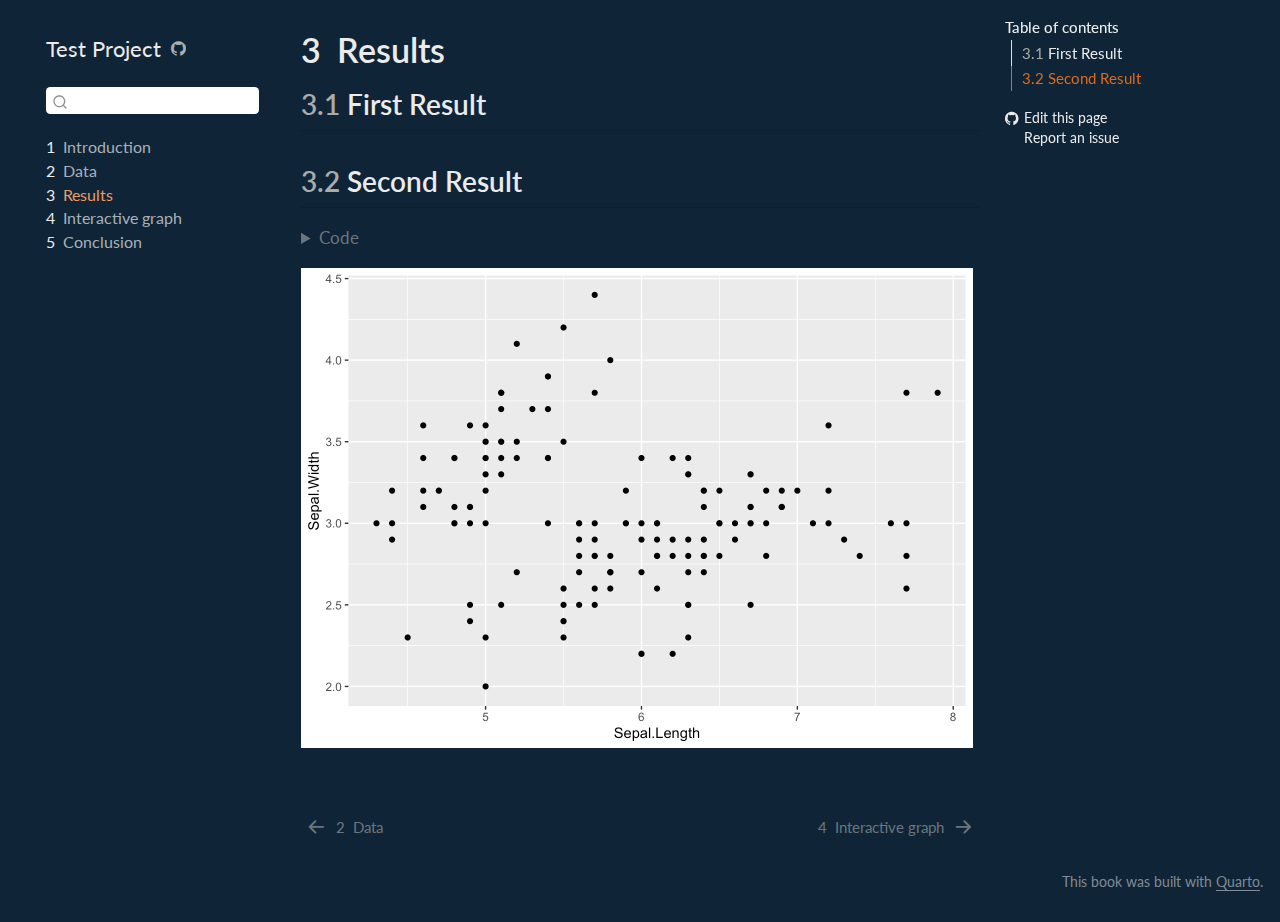
<file: docs/results.html>
<!DOCTYPE html>
<html xmlns="http://www.w3.org/1999/xhtml" lang="en" xml:lang="en"><head>

<meta charset="utf-8">
<meta name="generator" content="quarto-1.5.57">

<meta name="viewport" content="width=device-width, initial-scale=1.0, user-scalable=yes">


<title>3&nbsp; Results – Test Project</title>
<style>
code{white-space: pre-wrap;}
span.smallcaps{font-variant: small-caps;}
div.columns{display: flex; gap: min(4vw, 1.5em);}
div.column{flex: auto; overflow-x: auto;}
div.hanging-indent{margin-left: 1.5em; text-indent: -1.5em;}
ul.task-list{list-style: none;}
ul.task-list li input[type="checkbox"] {
  width: 0.8em;
  margin: 0 0.8em 0.2em -1em; /* quarto-specific, see https://github.com/quarto-dev/quarto-cli/issues/4556 */ 
  vertical-align: middle;
}
/* CSS for syntax highlighting */
pre > code.sourceCode { white-space: pre; position: relative; }
pre > code.sourceCode > span { line-height: 1.25; }
pre > code.sourceCode > span:empty { height: 1.2em; }
.sourceCode { overflow: visible; }
code.sourceCode > span { color: inherit; text-decoration: inherit; }
div.sourceCode { margin: 1em 0; }
pre.sourceCode { margin: 0; }
@media screen {
div.sourceCode { overflow: auto; }
}
@media print {
pre > code.sourceCode { white-space: pre-wrap; }
pre > code.sourceCode > span { display: inline-block; text-indent: -5em; padding-left: 5em; }
}
pre.numberSource code
  { counter-reset: source-line 0; }
pre.numberSource code > span
  { position: relative; left: -4em; counter-increment: source-line; }
pre.numberSource code > span > a:first-child::before
  { content: counter(source-line);
    position: relative; left: -1em; text-align: right; vertical-align: baseline;
    border: none; display: inline-block;
    -webkit-touch-callout: none; -webkit-user-select: none;
    -khtml-user-select: none; -moz-user-select: none;
    -ms-user-select: none; user-select: none;
    padding: 0 4px; width: 4em;
  }
pre.numberSource { margin-left: 3em;  padding-left: 4px; }
div.sourceCode
  {   }
@media screen {
pre > code.sourceCode > span > a:first-child::before { text-decoration: underline; }
}
</style>


<script src="site_libs/quarto-nav/quarto-nav.js"></script>
<script src="site_libs/quarto-nav/headroom.min.js"></script>
<script src="site_libs/clipboard/clipboard.min.js"></script>
<script src="site_libs/quarto-search/autocomplete.umd.js"></script>
<script src="site_libs/quarto-search/fuse.min.js"></script>
<script src="site_libs/quarto-search/quarto-search.js"></script>
<meta name="quarto:offset" content="./">
<link href="./d3graph.html" rel="next">
<link href="./data.html" rel="prev">
<script src="site_libs/quarto-html/quarto.js"></script>
<script src="site_libs/quarto-html/popper.min.js"></script>
<script src="site_libs/quarto-html/tippy.umd.min.js"></script>
<script src="site_libs/quarto-html/anchor.min.js"></script>
<link href="site_libs/quarto-html/tippy.css" rel="stylesheet">
<link href="site_libs/quarto-html/quarto-syntax-highlighting-dark.css" rel="stylesheet" id="quarto-text-highlighting-styles">
<script src="site_libs/bootstrap/bootstrap.min.js"></script>
<link href="site_libs/bootstrap/bootstrap-icons.css" rel="stylesheet">
<link href="site_libs/bootstrap/bootstrap.min.css" rel="stylesheet" id="quarto-bootstrap" data-mode="dark">
<script id="quarto-search-options" type="application/json">{
  "location": "sidebar",
  "copy-button": false,
  "collapse-after": 3,
  "panel-placement": "start",
  "type": "textbox",
  "limit": 50,
  "keyboard-shortcut": [
    "f",
    "/",
    "s"
  ],
  "show-item-context": false,
  "language": {
    "search-no-results-text": "No results",
    "search-matching-documents-text": "matching documents",
    "search-copy-link-title": "Copy link to search",
    "search-hide-matches-text": "Hide additional matches",
    "search-more-match-text": "more match in this document",
    "search-more-matches-text": "more matches in this document",
    "search-clear-button-title": "Clear",
    "search-text-placeholder": "",
    "search-detached-cancel-button-title": "Cancel",
    "search-submit-button-title": "Submit",
    "search-label": "Search"
  }
}</script>


</head>

<body class="nav-sidebar floating">

<div id="quarto-search-results"></div>
  <header id="quarto-header" class="headroom fixed-top">
  <nav class="quarto-secondary-nav">
    <div class="container-fluid d-flex">
      <button type="button" class="quarto-btn-toggle btn" data-bs-toggle="collapse" role="button" data-bs-target=".quarto-sidebar-collapse-item" aria-controls="quarto-sidebar" aria-expanded="false" aria-label="Toggle sidebar navigation" onclick="if (window.quartoToggleHeadroom) { window.quartoToggleHeadroom(); }">
        <i class="bi bi-layout-text-sidebar-reverse"></i>
      </button>
        <nav class="quarto-page-breadcrumbs" aria-label="breadcrumb"><ol class="breadcrumb"><li class="breadcrumb-item"><a href="./results.html"><span class="chapter-number">3</span>&nbsp; <span class="chapter-title">Results</span></a></li></ol></nav>
        <a class="flex-grow-1" role="navigation" data-bs-toggle="collapse" data-bs-target=".quarto-sidebar-collapse-item" aria-controls="quarto-sidebar" aria-expanded="false" aria-label="Toggle sidebar navigation" onclick="if (window.quartoToggleHeadroom) { window.quartoToggleHeadroom(); }">      
        </a>
      <button type="button" class="btn quarto-search-button" aria-label="Search" onclick="window.quartoOpenSearch();">
        <i class="bi bi-search"></i>
      </button>
    </div>
  </nav>
</header>
<!-- content -->
<div id="quarto-content" class="quarto-container page-columns page-rows-contents page-layout-article">
<!-- sidebar -->
  <nav id="quarto-sidebar" class="sidebar collapse collapse-horizontal quarto-sidebar-collapse-item sidebar-navigation floating overflow-auto">
    <div class="pt-lg-2 mt-2 text-left sidebar-header">
    <div class="sidebar-title mb-0 py-0">
      <a href="./">Test Project</a> 
        <div class="sidebar-tools-main">
    <a href="https://github.com/addesonlehv/glowing-octo-dollop.git" title="Source Code" class="quarto-navigation-tool px-1" aria-label="Source Code"><i class="bi bi-github"></i></a>
</div>
    </div>
      </div>
        <div class="mt-2 flex-shrink-0 align-items-center">
        <div class="sidebar-search">
        <div id="quarto-search" class="" title="Search"></div>
        </div>
        </div>
    <div class="sidebar-menu-container"> 
    <ul class="list-unstyled mt-1">
        <li class="sidebar-item">
  <div class="sidebar-item-container"> 
  <a href="./index.html" class="sidebar-item-text sidebar-link">
 <span class="menu-text"><span class="chapter-number">1</span>&nbsp; <span class="chapter-title">Introduction</span></span></a>
  </div>
</li>
        <li class="sidebar-item">
  <div class="sidebar-item-container"> 
  <a href="./data.html" class="sidebar-item-text sidebar-link">
 <span class="menu-text"><span class="chapter-number">2</span>&nbsp; <span class="chapter-title">Data</span></span></a>
  </div>
</li>
        <li class="sidebar-item">
  <div class="sidebar-item-container"> 
  <a href="./results.html" class="sidebar-item-text sidebar-link active">
 <span class="menu-text"><span class="chapter-number">3</span>&nbsp; <span class="chapter-title">Results</span></span></a>
  </div>
</li>
        <li class="sidebar-item">
  <div class="sidebar-item-container"> 
  <a href="./d3graph.html" class="sidebar-item-text sidebar-link">
 <span class="menu-text"><span class="chapter-number">4</span>&nbsp; <span class="chapter-title">Interactive graph</span></span></a>
  </div>
</li>
        <li class="sidebar-item">
  <div class="sidebar-item-container"> 
  <a href="./conclusion.html" class="sidebar-item-text sidebar-link">
 <span class="menu-text"><span class="chapter-number">5</span>&nbsp; <span class="chapter-title">Conclusion</span></span></a>
  </div>
</li>
    </ul>
    </div>
</nav>
<div id="quarto-sidebar-glass" class="quarto-sidebar-collapse-item" data-bs-toggle="collapse" data-bs-target=".quarto-sidebar-collapse-item"></div>
<!-- margin-sidebar -->
    <div id="quarto-margin-sidebar" class="sidebar margin-sidebar">
        <nav id="TOC" role="doc-toc" class="toc-active">
    <h2 id="toc-title">Table of contents</h2>
   
  <ul>
  <li><a href="#first-result" id="toc-first-result" class="nav-link active" data-scroll-target="#first-result"><span class="header-section-number">3.1</span> First Result</a></li>
  <li><a href="#second-result" id="toc-second-result" class="nav-link" data-scroll-target="#second-result"><span class="header-section-number">3.2</span> Second Result</a></li>
  </ul>
<div class="toc-actions"><ul><li><a href="https://github.com/addesonlehv/glowing-octo-dollop.git/edit/main/results.qmd" class="toc-action"><i class="bi bi-github"></i>Edit this page</a></li><li><a href="https://github.com/addesonlehv/glowing-octo-dollop.git/issues/new" class="toc-action"><i class="bi empty"></i>Report an issue</a></li></ul></div></nav>
    </div>
<!-- main -->
<main class="content" id="quarto-document-content">

<header id="title-block-header" class="quarto-title-block default">
<div class="quarto-title">
<h1 class="title"><span class="chapter-number">3</span>&nbsp; <span class="chapter-title">Results</span></h1>
</div>



<div class="quarto-title-meta">

    
  
    
  </div>
  


</header>


<section id="first-result" class="level2" data-number="3.1">
<h2 data-number="3.1" class="anchored" data-anchor-id="first-result"><span class="header-section-number">3.1</span> First Result</h2>
</section>
<section id="second-result" class="level2" data-number="3.2">
<h2 data-number="3.2" class="anchored" data-anchor-id="second-result"><span class="header-section-number">3.2</span> Second Result</h2>
<div class="cell">
<details class="code-fold">
<summary>Code</summary>
<div class="sourceCode cell-code" id="cb1"><pre class="sourceCode r code-with-copy"><code class="sourceCode r"><span id="cb1-1"><a href="#cb1-1" aria-hidden="true" tabindex="-1"></a><span class="fu">library</span>(ggplot2)</span>
<span id="cb1-2"><a href="#cb1-2" aria-hidden="true" tabindex="-1"></a><span class="fu">ggplot</span>(iris, <span class="fu">aes</span>(Sepal.Length, Sepal.Width)) <span class="sc">+</span></span>
<span id="cb1-3"><a href="#cb1-3" aria-hidden="true" tabindex="-1"></a>  <span class="fu">geom_point</span>()</span></code><button title="Copy to Clipboard" class="code-copy-button"><i class="bi"></i></button></pre></div>
</details>
<div class="cell-output-display">
<div>
<figure class="figure">
<p><img src="results_files/figure-html/unnamed-chunk-1-1.png" class="img-fluid figure-img" width="672"></p>
</figure>
</div>
</div>
</div>


</section>

</main> <!-- /main -->
<script id="quarto-html-after-body" type="application/javascript">
window.document.addEventListener("DOMContentLoaded", function (event) {
  const toggleBodyColorMode = (bsSheetEl) => {
    const mode = bsSheetEl.getAttribute("data-mode");
    const bodyEl = window.document.querySelector("body");
    if (mode === "dark") {
      bodyEl.classList.add("quarto-dark");
      bodyEl.classList.remove("quarto-light");
    } else {
      bodyEl.classList.add("quarto-light");
      bodyEl.classList.remove("quarto-dark");
    }
  }
  const toggleBodyColorPrimary = () => {
    const bsSheetEl = window.document.querySelector("link#quarto-bootstrap");
    if (bsSheetEl) {
      toggleBodyColorMode(bsSheetEl);
    }
  }
  toggleBodyColorPrimary();  
  const icon = "";
  const anchorJS = new window.AnchorJS();
  anchorJS.options = {
    placement: 'right',
    icon: icon
  };
  anchorJS.add('.anchored');
  const isCodeAnnotation = (el) => {
    for (const clz of el.classList) {
      if (clz.startsWith('code-annotation-')) {                     
        return true;
      }
    }
    return false;
  }
  const onCopySuccess = function(e) {
    // button target
    const button = e.trigger;
    // don't keep focus
    button.blur();
    // flash "checked"
    button.classList.add('code-copy-button-checked');
    var currentTitle = button.getAttribute("title");
    button.setAttribute("title", "Copied!");
    let tooltip;
    if (window.bootstrap) {
      button.setAttribute("data-bs-toggle", "tooltip");
      button.setAttribute("data-bs-placement", "left");
      button.setAttribute("data-bs-title", "Copied!");
      tooltip = new bootstrap.Tooltip(button, 
        { trigger: "manual", 
          customClass: "code-copy-button-tooltip",
          offset: [0, -8]});
      tooltip.show();    
    }
    setTimeout(function() {
      if (tooltip) {
        tooltip.hide();
        button.removeAttribute("data-bs-title");
        button.removeAttribute("data-bs-toggle");
        button.removeAttribute("data-bs-placement");
      }
      button.setAttribute("title", currentTitle);
      button.classList.remove('code-copy-button-checked');
    }, 1000);
    // clear code selection
    e.clearSelection();
  }
  const getTextToCopy = function(trigger) {
      const codeEl = trigger.previousElementSibling.cloneNode(true);
      for (const childEl of codeEl.children) {
        if (isCodeAnnotation(childEl)) {
          childEl.remove();
        }
      }
      return codeEl.innerText;
  }
  const clipboard = new window.ClipboardJS('.code-copy-button:not([data-in-quarto-modal])', {
    text: getTextToCopy
  });
  clipboard.on('success', onCopySuccess);
  if (window.document.getElementById('quarto-embedded-source-code-modal')) {
    // For code content inside modals, clipBoardJS needs to be initialized with a container option
    // TODO: Check when it could be a function (https://github.com/zenorocha/clipboard.js/issues/860)
    const clipboardModal = new window.ClipboardJS('.code-copy-button[data-in-quarto-modal]', {
      text: getTextToCopy,
      container: window.document.getElementById('quarto-embedded-source-code-modal')
    });
    clipboardModal.on('success', onCopySuccess);
  }
    var localhostRegex = new RegExp(/^(?:http|https):\/\/localhost\:?[0-9]*\//);
    var mailtoRegex = new RegExp(/^mailto:/);
      var filterRegex = new RegExp('/' + window.location.host + '/');
    var isInternal = (href) => {
        return filterRegex.test(href) || localhostRegex.test(href) || mailtoRegex.test(href);
    }
    // Inspect non-navigation links and adorn them if external
 	var links = window.document.querySelectorAll('a[href]:not(.nav-link):not(.navbar-brand):not(.toc-action):not(.sidebar-link):not(.sidebar-item-toggle):not(.pagination-link):not(.no-external):not([aria-hidden]):not(.dropdown-item):not(.quarto-navigation-tool):not(.about-link)');
    for (var i=0; i<links.length; i++) {
      const link = links[i];
      if (!isInternal(link.href)) {
        // undo the damage that might have been done by quarto-nav.js in the case of
        // links that we want to consider external
        if (link.dataset.originalHref !== undefined) {
          link.href = link.dataset.originalHref;
        }
      }
    }
  function tippyHover(el, contentFn, onTriggerFn, onUntriggerFn) {
    const config = {
      allowHTML: true,
      maxWidth: 500,
      delay: 100,
      arrow: false,
      appendTo: function(el) {
          return el.parentElement;
      },
      interactive: true,
      interactiveBorder: 10,
      theme: 'quarto',
      placement: 'bottom-start',
    };
    if (contentFn) {
      config.content = contentFn;
    }
    if (onTriggerFn) {
      config.onTrigger = onTriggerFn;
    }
    if (onUntriggerFn) {
      config.onUntrigger = onUntriggerFn;
    }
    window.tippy(el, config); 
  }
  const noterefs = window.document.querySelectorAll('a[role="doc-noteref"]');
  for (var i=0; i<noterefs.length; i++) {
    const ref = noterefs[i];
    tippyHover(ref, function() {
      // use id or data attribute instead here
      let href = ref.getAttribute('data-footnote-href') || ref.getAttribute('href');
      try { href = new URL(href).hash; } catch {}
      const id = href.replace(/^#\/?/, "");
      const note = window.document.getElementById(id);
      if (note) {
        return note.innerHTML;
      } else {
        return "";
      }
    });
  }
  const xrefs = window.document.querySelectorAll('a.quarto-xref');
  const processXRef = (id, note) => {
    // Strip column container classes
    const stripColumnClz = (el) => {
      el.classList.remove("page-full", "page-columns");
      if (el.children) {
        for (const child of el.children) {
          stripColumnClz(child);
        }
      }
    }
    stripColumnClz(note)
    if (id === null || id.startsWith('sec-')) {
      // Special case sections, only their first couple elements
      const container = document.createElement("div");
      if (note.children && note.children.length > 2) {
        container.appendChild(note.children[0].cloneNode(true));
        for (let i = 1; i < note.children.length; i++) {
          const child = note.children[i];
          if (child.tagName === "P" && child.innerText === "") {
            continue;
          } else {
            container.appendChild(child.cloneNode(true));
            break;
          }
        }
        if (window.Quarto?.typesetMath) {
          window.Quarto.typesetMath(container);
        }
        return container.innerHTML
      } else {
        if (window.Quarto?.typesetMath) {
          window.Quarto.typesetMath(note);
        }
        return note.innerHTML;
      }
    } else {
      // Remove any anchor links if they are present
      const anchorLink = note.querySelector('a.anchorjs-link');
      if (anchorLink) {
        anchorLink.remove();
      }
      if (window.Quarto?.typesetMath) {
        window.Quarto.typesetMath(note);
      }
      // TODO in 1.5, we should make sure this works without a callout special case
      if (note.classList.contains("callout")) {
        return note.outerHTML;
      } else {
        return note.innerHTML;
      }
    }
  }
  for (var i=0; i<xrefs.length; i++) {
    const xref = xrefs[i];
    tippyHover(xref, undefined, function(instance) {
      instance.disable();
      let url = xref.getAttribute('href');
      let hash = undefined; 
      if (url.startsWith('#')) {
        hash = url;
      } else {
        try { hash = new URL(url).hash; } catch {}
      }
      if (hash) {
        const id = hash.replace(/^#\/?/, "");
        const note = window.document.getElementById(id);
        if (note !== null) {
          try {
            const html = processXRef(id, note.cloneNode(true));
            instance.setContent(html);
          } finally {
            instance.enable();
            instance.show();
          }
        } else {
          // See if we can fetch this
          fetch(url.split('#')[0])
          .then(res => res.text())
          .then(html => {
            const parser = new DOMParser();
            const htmlDoc = parser.parseFromString(html, "text/html");
            const note = htmlDoc.getElementById(id);
            if (note !== null) {
              const html = processXRef(id, note);
              instance.setContent(html);
            } 
          }).finally(() => {
            instance.enable();
            instance.show();
          });
        }
      } else {
        // See if we can fetch a full url (with no hash to target)
        // This is a special case and we should probably do some content thinning / targeting
        fetch(url)
        .then(res => res.text())
        .then(html => {
          const parser = new DOMParser();
          const htmlDoc = parser.parseFromString(html, "text/html");
          const note = htmlDoc.querySelector('main.content');
          if (note !== null) {
            // This should only happen for chapter cross references
            // (since there is no id in the URL)
            // remove the first header
            if (note.children.length > 0 && note.children[0].tagName === "HEADER") {
              note.children[0].remove();
            }
            const html = processXRef(null, note);
            instance.setContent(html);
          } 
        }).finally(() => {
          instance.enable();
          instance.show();
        });
      }
    }, function(instance) {
    });
  }
      let selectedAnnoteEl;
      const selectorForAnnotation = ( cell, annotation) => {
        let cellAttr = 'data-code-cell="' + cell + '"';
        let lineAttr = 'data-code-annotation="' +  annotation + '"';
        const selector = 'span[' + cellAttr + '][' + lineAttr + ']';
        return selector;
      }
      const selectCodeLines = (annoteEl) => {
        const doc = window.document;
        const targetCell = annoteEl.getAttribute("data-target-cell");
        const targetAnnotation = annoteEl.getAttribute("data-target-annotation");
        const annoteSpan = window.document.querySelector(selectorForAnnotation(targetCell, targetAnnotation));
        const lines = annoteSpan.getAttribute("data-code-lines").split(",");
        const lineIds = lines.map((line) => {
          return targetCell + "-" + line;
        })
        let top = null;
        let height = null;
        let parent = null;
        if (lineIds.length > 0) {
            //compute the position of the single el (top and bottom and make a div)
            const el = window.document.getElementById(lineIds[0]);
            top = el.offsetTop;
            height = el.offsetHeight;
            parent = el.parentElement.parentElement;
          if (lineIds.length > 1) {
            const lastEl = window.document.getElementById(lineIds[lineIds.length - 1]);
            const bottom = lastEl.offsetTop + lastEl.offsetHeight;
            height = bottom - top;
          }
          if (top !== null && height !== null && parent !== null) {
            // cook up a div (if necessary) and position it 
            let div = window.document.getElementById("code-annotation-line-highlight");
            if (div === null) {
              div = window.document.createElement("div");
              div.setAttribute("id", "code-annotation-line-highlight");
              div.style.position = 'absolute';
              parent.appendChild(div);
            }
            div.style.top = top - 2 + "px";
            div.style.height = height + 4 + "px";
            div.style.left = 0;
            let gutterDiv = window.document.getElementById("code-annotation-line-highlight-gutter");
            if (gutterDiv === null) {
              gutterDiv = window.document.createElement("div");
              gutterDiv.setAttribute("id", "code-annotation-line-highlight-gutter");
              gutterDiv.style.position = 'absolute';
              const codeCell = window.document.getElementById(targetCell);
              const gutter = codeCell.querySelector('.code-annotation-gutter');
              gutter.appendChild(gutterDiv);
            }
            gutterDiv.style.top = top - 2 + "px";
            gutterDiv.style.height = height + 4 + "px";
          }
          selectedAnnoteEl = annoteEl;
        }
      };
      const unselectCodeLines = () => {
        const elementsIds = ["code-annotation-line-highlight", "code-annotation-line-highlight-gutter"];
        elementsIds.forEach((elId) => {
          const div = window.document.getElementById(elId);
          if (div) {
            div.remove();
          }
        });
        selectedAnnoteEl = undefined;
      };
        // Handle positioning of the toggle
    window.addEventListener(
      "resize",
      throttle(() => {
        elRect = undefined;
        if (selectedAnnoteEl) {
          selectCodeLines(selectedAnnoteEl);
        }
      }, 10)
    );
    function throttle(fn, ms) {
    let throttle = false;
    let timer;
      return (...args) => {
        if(!throttle) { // first call gets through
            fn.apply(this, args);
            throttle = true;
        } else { // all the others get throttled
            if(timer) clearTimeout(timer); // cancel #2
            timer = setTimeout(() => {
              fn.apply(this, args);
              timer = throttle = false;
            }, ms);
        }
      };
    }
      // Attach click handler to the DT
      const annoteDls = window.document.querySelectorAll('dt[data-target-cell]');
      for (const annoteDlNode of annoteDls) {
        annoteDlNode.addEventListener('click', (event) => {
          const clickedEl = event.target;
          if (clickedEl !== selectedAnnoteEl) {
            unselectCodeLines();
            const activeEl = window.document.querySelector('dt[data-target-cell].code-annotation-active');
            if (activeEl) {
              activeEl.classList.remove('code-annotation-active');
            }
            selectCodeLines(clickedEl);
            clickedEl.classList.add('code-annotation-active');
          } else {
            // Unselect the line
            unselectCodeLines();
            clickedEl.classList.remove('code-annotation-active');
          }
        });
      }
  const findCites = (el) => {
    const parentEl = el.parentElement;
    if (parentEl) {
      const cites = parentEl.dataset.cites;
      if (cites) {
        return {
          el,
          cites: cites.split(' ')
        };
      } else {
        return findCites(el.parentElement)
      }
    } else {
      return undefined;
    }
  };
  var bibliorefs = window.document.querySelectorAll('a[role="doc-biblioref"]');
  for (var i=0; i<bibliorefs.length; i++) {
    const ref = bibliorefs[i];
    const citeInfo = findCites(ref);
    if (citeInfo) {
      tippyHover(citeInfo.el, function() {
        var popup = window.document.createElement('div');
        citeInfo.cites.forEach(function(cite) {
          var citeDiv = window.document.createElement('div');
          citeDiv.classList.add('hanging-indent');
          citeDiv.classList.add('csl-entry');
          var biblioDiv = window.document.getElementById('ref-' + cite);
          if (biblioDiv) {
            citeDiv.innerHTML = biblioDiv.innerHTML;
          }
          popup.appendChild(citeDiv);
        });
        return popup.innerHTML;
      });
    }
  }
});
</script>
<nav class="page-navigation">
  <div class="nav-page nav-page-previous">
      <a href="./data.html" class="pagination-link" aria-label="Data">
        <i class="bi bi-arrow-left-short"></i> <span class="nav-page-text"><span class="chapter-number">2</span>&nbsp; <span class="chapter-title">Data</span></span>
      </a>          
  </div>
  <div class="nav-page nav-page-next">
      <a href="./d3graph.html" class="pagination-link" aria-label="Interactive graph">
        <span class="nav-page-text"><span class="chapter-number">4</span>&nbsp; <span class="chapter-title">Interactive graph</span></span> <i class="bi bi-arrow-right-short"></i>
      </a>
  </div>
</nav>
</div> <!-- /content -->
<footer class="footer">
  <div class="nav-footer">
    <div class="nav-footer-left">
      &nbsp;
    </div>   
    <div class="nav-footer-center">
      &nbsp;
    <div class="toc-actions d-sm-block d-md-none"><ul><li><a href="https://github.com/addesonlehv/glowing-octo-dollop.git/edit/main/results.qmd" class="toc-action"><i class="bi bi-github"></i>Edit this page</a></li><li><a href="https://github.com/addesonlehv/glowing-octo-dollop.git/issues/new" class="toc-action"><i class="bi empty"></i>Report an issue</a></li></ul></div></div>
    <div class="nav-footer-right">
<p>This book was built with <a href="https://quarto.org/">Quarto</a>.</p>
</div>
  </div>
</footer>




</body></html>
</file>
<file: docs/site_libs/quarto-html/tippy.css>
.tippy-box[data-animation=fade][data-state=hidden]{opacity:0}[data-tippy-root]{max-width:calc(100vw - 10px)}.tippy-box{position:relative;background-color:#333;color:#fff;border-radius:4px;font-size:14px;line-height:1.4;white-space:normal;outline:0;transition-property:transform,visibility,opacity}.tippy-box[data-placement^=top]>.tippy-arrow{bottom:0}.tippy-box[data-placement^=top]>.tippy-arrow:before{bottom:-7px;left:0;border-width:8px 8px 0;border-top-color:initial;transform-origin:center top}.tippy-box[data-placement^=bottom]>.tippy-arrow{top:0}.tippy-box[data-placement^=bottom]>.tippy-arrow:before{top:-7px;left:0;border-width:0 8px 8px;border-bottom-color:initial;transform-origin:center bottom}.tippy-box[data-placement^=left]>.tippy-arrow{right:0}.tippy-box[data-placement^=left]>.tippy-arrow:before{border-width:8px 0 8px 8px;border-left-color:initial;right:-7px;transform-origin:center left}.tippy-box[data-placement^=right]>.tippy-arrow{left:0}.tippy-box[data-placement^=right]>.tippy-arrow:before{left:-7px;border-width:8px 8px 8px 0;border-right-color:initial;transform-origin:center right}.tippy-box[data-inertia][data-state=visible]{transition-timing-function:cubic-bezier(.54,1.5,.38,1.11)}.tippy-arrow{width:16px;height:16px;color:#333}.tippy-arrow:before{content:"";position:absolute;border-color:transparent;border-style:solid}.tippy-content{position:relative;padding:5px 9px;z-index:1}
</file>
<file: docs/site_libs/quarto-html/quarto-syntax-highlighting-dark.css>
/* quarto syntax highlight colors */
:root {
  --quarto-hl-al-color: #f07178;
  --quarto-hl-an-color: #d4d0ab;
  --quarto-hl-at-color: #00e0e0;
  --quarto-hl-bn-color: #d4d0ab;
  --quarto-hl-bu-color: #abe338;
  --quarto-hl-ch-color: #abe338;
  --quarto-hl-co-color: #f8f8f2;
  --quarto-hl-cv-color: #ffd700;
  --quarto-hl-cn-color: #ffd700;
  --quarto-hl-cf-color: #ffa07a;
  --quarto-hl-dt-color: #ffa07a;
  --quarto-hl-dv-color: #d4d0ab;
  --quarto-hl-do-color: #f8f8f2;
  --quarto-hl-er-color: #f07178;
  --quarto-hl-ex-color: #00e0e0;
  --quarto-hl-fl-color: #d4d0ab;
  --quarto-hl-fu-color: #ffa07a;
  --quarto-hl-im-color: #abe338;
  --quarto-hl-in-color: #d4d0ab;
  --quarto-hl-kw-color: #ffa07a;
  --quarto-hl-op-color: #ffa07a;
  --quarto-hl-ot-color: #00e0e0;
  --quarto-hl-pp-color: #dcc6e0;
  --quarto-hl-re-color: #00e0e0;
  --quarto-hl-sc-color: #abe338;
  --quarto-hl-ss-color: #abe338;
  --quarto-hl-st-color: #abe338;
  --quarto-hl-va-color: #00e0e0;
  --quarto-hl-vs-color: #abe338;
  --quarto-hl-wa-color: #dcc6e0;
}

/* other quarto variables */
:root {
  --quarto-font-monospace: SFMono-Regular, Menlo, Monaco, Consolas, "Liberation Mono", "Courier New", monospace;
}

code span.al {
  background-color: #2a0f15;
  font-weight: bold;
  color: #f07178;
}

code span.an {
  color: #d4d0ab;
}

code span.at {
  color: #00e0e0;
}

code span.bn {
  color: #d4d0ab;
}

code span.bu {
  color: #abe338;
}

code span.ch {
  color: #abe338;
}

code span.co {
  font-style: italic;
  color: #f8f8f2;
}

code span.cv {
  color: #ffd700;
}

code span.cn {
  color: #ffd700;
}

code span.cf {
  font-weight: bold;
  color: #ffa07a;
}

code span.dt {
  color: #ffa07a;
}

code span.dv {
  color: #d4d0ab;
}

code span.do {
  color: #f8f8f2;
}

code span.er {
  color: #f07178;
  text-decoration: underline;
}

code span.ex {
  font-weight: bold;
  color: #00e0e0;
}

code span.fl {
  color: #d4d0ab;
}

code span.fu {
  color: #ffa07a;
}

code span.im {
  color: #abe338;
}

code span.in {
  color: #d4d0ab;
}

code span.kw {
  font-weight: bold;
  color: #ffa07a;
}

pre > code.sourceCode > span {
  color: #f8f8f2;
}

code span {
  color: #f8f8f2;
}

code.sourceCode > span {
  color: #f8f8f2;
}

div.sourceCode,
div.sourceCode pre.sourceCode {
  color: #f8f8f2;
}

code span.op {
  color: #ffa07a;
}

code span.ot {
  color: #00e0e0;
}

code span.pp {
  color: #dcc6e0;
}

code span.re {
  background-color: #f8f8f2;
  color: #00e0e0;
}

code span.sc {
  color: #abe338;
}

code span.ss {
  color: #abe338;
}

code span.st {
  color: #abe338;
}

code span.va {
  color: #00e0e0;
}

code span.vs {
  color: #abe338;
}

code span.wa {
  color: #dcc6e0;
}

.prevent-inlining {
  content: "</";
}

/*# sourceMappingURL=935a306eefa94366c21e1a970dddb765.css.map */
</file>
